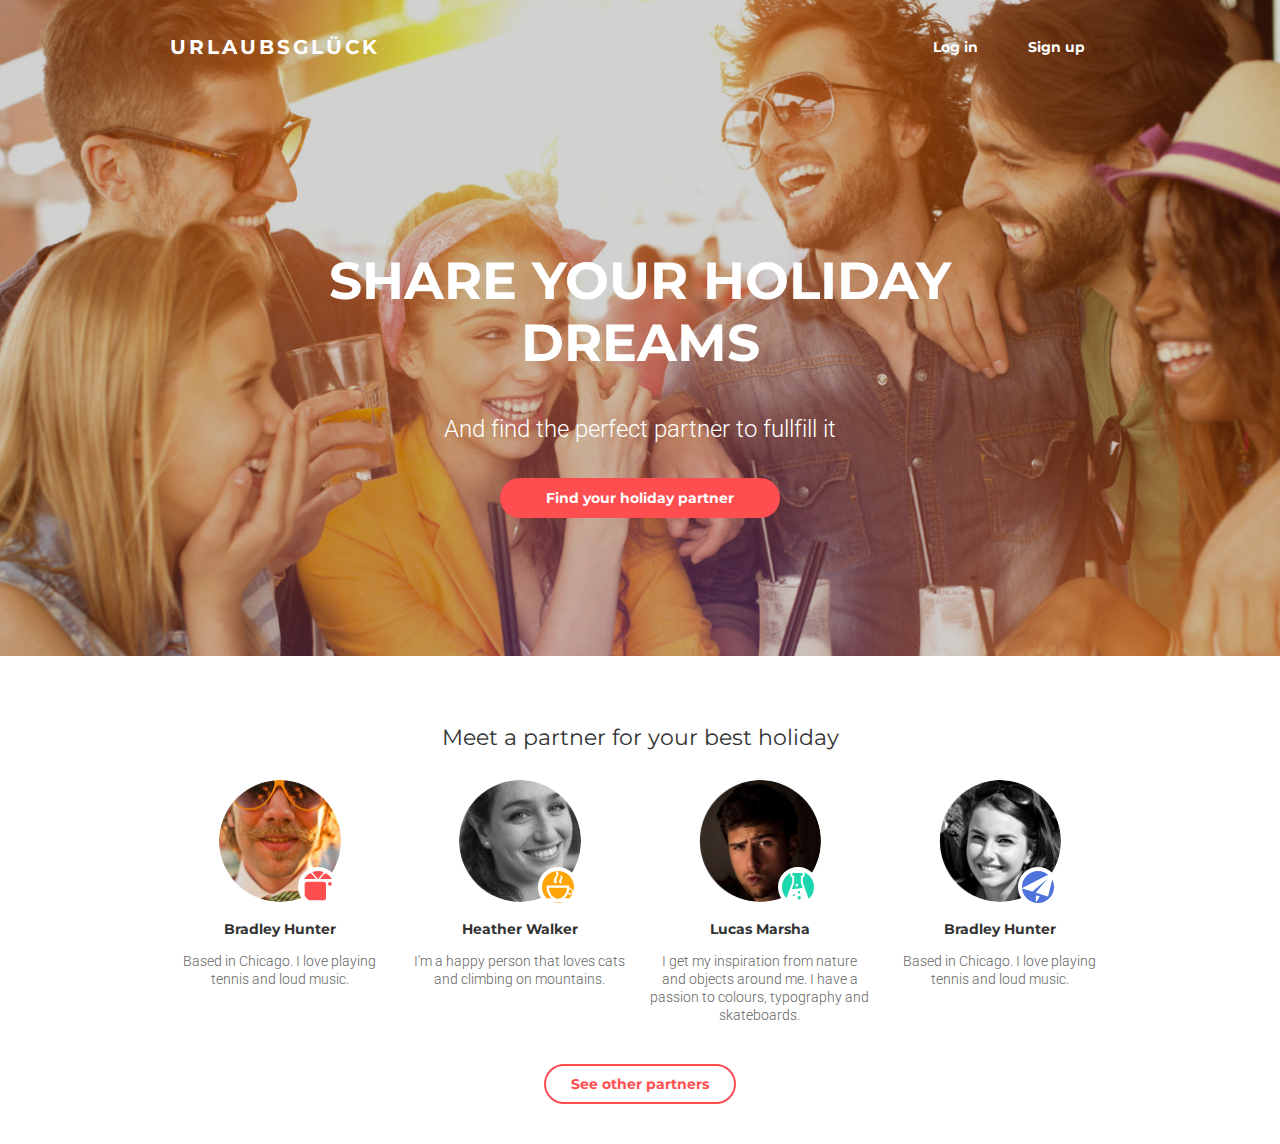
<file: module-08/index.html>
<!DOCTYPE html>
<html lang="en">

<head>
  <meta charset="UTF-8">
  <meta name="viewport" content="width=device-width, initial-scale=1.0">
  <meta http-equiv="X-UA-Compatible" content="ie=edge">
  <title>module-08</title>
  <link href="https://fonts.googleapis.com/css?family=Montserrat:400,700|Roboto:300,400" rel="stylesheet">
  <link rel="stylesheet" href="css/reset.css">
  <link rel="stylesheet" href="css/styles.css">
</head>

<body>
  <div class="masthead-wrap">
    <div class="conteiner section">
      <header class="masthead">
        <a href="#" class="logo">URLAUBSGLÜCK</a>
        <nav class="user-sing">
          <a class="user-sing-link" href="#">Log in</a>
          <a class="user-sing-link" href="#">Sign up</a>
        </nav>
      </header>
      <section class="hero">
        <h1 class="hero-title">Share your holiday dreams</h1>
        <h2 class="hero-subtitle">And find the perfect partner to fullfill it</h2>
        <a href="#" class="hero-btn">Find your holiday partner</a>
      </section>
    </div>
  </div>
  <section class="partner conteiner section">
    <h1 class="section-title">Meet a partner for your best holiday</h1>
    <div class="partner-list">
      <div class="partner-list-item">
        <a href="#" class="partner-card">
          <div class="user-img">
            <img src="img/user-image-1.jpg" alt="partner's photo" class="partner-card-img">
            <i class="img-icon tv">
              <img src="img/tv-icon.svg" alt="icon tv">
            </i>
          </div>
          <h3 class="partner-card-name">Bradley Hunter</h3>
          <p class="partner-card-descr">Based in Chicago. I love playing tennis and loud music.</p>
        </a>
      </div>
      <div class="partner-list-item">
        <a href="#" class="partner-card">
          <div class="user-img">
            <img src="img/user-image-2.jpg" alt="partner's photo" class="partner-card-img">
            <i class="img-icon cofe">
              <img src="img/cofe-icon.svg" alt="icon tv">
            </i>
          </div>
          <h3 class="partner-card-name">Heather Walker</h3>
          <p class="partner-card-descr">I'm a happy person that loves cats and climbing on mountains.</p>
        </a>
      </div>
      <div class="partner-list-item">
        <a href="#" class="partner-card">
          <div class="user-img">
            <img src="img/user-image-3.jpg" alt="partner's photo" class="partner-card-img">
            <i class="img-icon boitle">
              <img src="img/boitle-icon.svg" alt="icon tv">
            </i>
          </div>
          <h3 class="partner-card-name">Lucas Marsha</h3>
          <p class="partner-card-descr">I get my inspiration from nature and objects around me. I have a passion to colours, typography and skateboards.</p>
        </a>
      </div>
      <div class="partner-list-item">
        <a href="#" class="partner-card">
          <div class="user-img">
            <img src="img/user-image-4.jpg" alt="partner's photo" class="partner-card-img">
            <i class="img-icon tele">
              <img src="img/tele-icon.svg" alt="icon tv">
            </i>
          </div>
          <h3 class="partner-card-name">Bradley Hunter</h3>
          <p class="partner-card-descr">Based in Chicago. I love playing tennis and loud music.</p>
        </a>
      </div>
    </div>
    <button class="parnter-list-btn" onclick="addCard()">See other partners</button>
  </section>
</body>

</html>
</file>
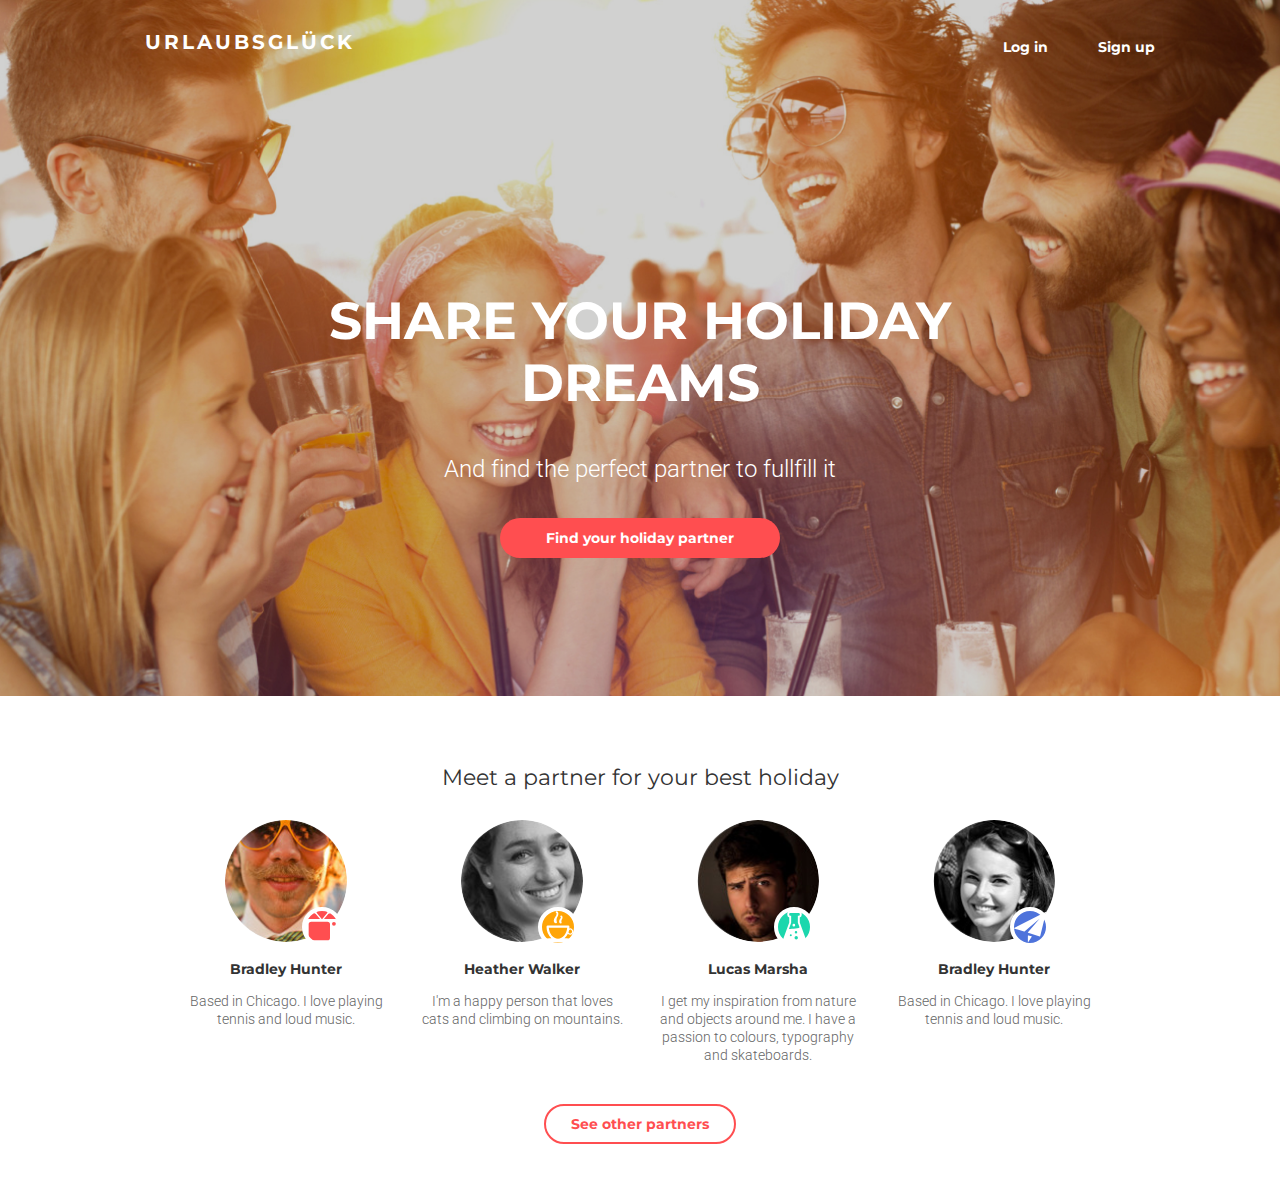
<file: module-09/index.html>
<!DOCTYPE html>
<html lang="en">

<head>
  <meta charset="UTF-8">
  <meta name="viewport" content="width=device-width, initial-scale=1.0">
  <meta http-equiv="X-UA-Compatible" content="ie=edge">
  <title>module-09</title>
  <link href="https://fonts.googleapis.com/css?family=Montserrat:400,700|Roboto:300,400" rel="stylesheet">
  <link rel="stylesheet" href="css/reset.css">
  <link rel="stylesheet" href="css/bootstrap-grid.min.css">
  <link rel="stylesheet" href="css/styles.css">
</head>

<body>
  <div class="masthead-wrap">
    <div class="container section">
      <div class="row">
        <div class="col-12">
          <header class="masthead">
            <div class="row justify-content-md-between">
              <div class="col-12 col-md-4 order-2 order-md-0">
                <a href="#" class="logo">URLAUBSGLÜCK</a>
              </div>
              <div class="col-12 col-md-5 col-lg-3">
                <nav class="user-sing">
                  <a class="user-sing-link" href="#">Log in</a>
                  <a class="user-sing-link" href="#">Sign up</a>
                </nav>
              </div>
            </div>
          </header>
        </div>
        <div class="col-12">
          <div class="row justify-content-center">
            <div class="col-12 col-md-8">
              <section class="hero container">
                <h1 class="hero-title">Share your holiday dreams</h1>
                <h2 class="hero-subtitle">And find the perfect partner to fullfill it</h2>
                <a href="#" class="hero-btn">Find your holiday partner</a>
              </section>
            </div>
          </div>
        </div>
      </div>
    </div>
  </div>
  <section class="partner container section">
    <div class="col-12">
      <h1 class="section-title">Meet a partner for your best holiday</h1>
    </div>
    <div class="col-12">
      <div class="partner-list">
        <div class="row justify-content-center ">
          <div class="partner-list-item col-12 col-md-6 col-lg-3">
            <a href="#" class="partner-card">
              <div class="user-img">
                <img src="img/user-image-1.jpg" alt="partner's photo" class="partner-card-img">
                <i class="img-icon tv">
                  <img src="img/tv-icon.svg" alt="icon tv">
                </i>
              </div>
              <h3 class="partner-card-name">Bradley Hunter</h3>
              <p class="partner-card-descr">Based in Chicago. I love playing tennis and loud music.</p>
            </a>
          </div>
          <div class="partner-list-item col-12 col-md-6 col-lg-3">
            <a href="#" class="partner-card">
              <div class="user-img">
                <img src="img/user-image-2.jpg" alt="partner's photo" class="partner-card-img">
                <i class="img-icon cofe">
                  <img src="img/cofe-icon.svg" alt="icon tv">
                </i>
              </div>
              <h3 class="partner-card-name">Heather Walker</h3>
              <p class="partner-card-descr">I'm a happy person that loves cats and climbing on mountains.</p>
            </a>
          </div>
          <div class="partner-list-item col-12 col-md-6 col-lg-3">
            <a href="#" class="partner-card">
              <div class="user-img">
                <img src="img/user-image-3.jpg" alt="partner's photo" class="partner-card-img">
                <i class="img-icon boitle">
                  <img src="img/boitle-icon.svg" alt="icon tv">
                </i>
              </div>
              <h3 class="partner-card-name">Lucas Marsha</h3>
              <p class="partner-card-descr">I get my inspiration from nature and objects around me. I have a passion to colours, typography and skateboards.</p>
            </a>
          </div>
          <div class="partner-list-item col-12 col-md-6 col-lg-3">
            <a href="#" class="partner-card">
              <div class="user-img">
                <img src="img/user-image-4.jpg" alt="partner's photo" class="partner-card-img">
                <i class="img-icon tele">
                  <img src="img/tele-icon.svg" alt="icon tv">
                </i>
              </div>
              <h3 class="partner-card-name">Bradley Hunter</h3>
              <p class="partner-card-descr">Based in Chicago. I love playing tennis and loud music.</p>
            </a>
          </div>
        </div>
      </div>
    </div>
    <div class="col-12">
      <button class="parnter-list-btn" onclick="addCard()">See other partners</button>
    </div>
  </section>
</body>

</html>
</file>
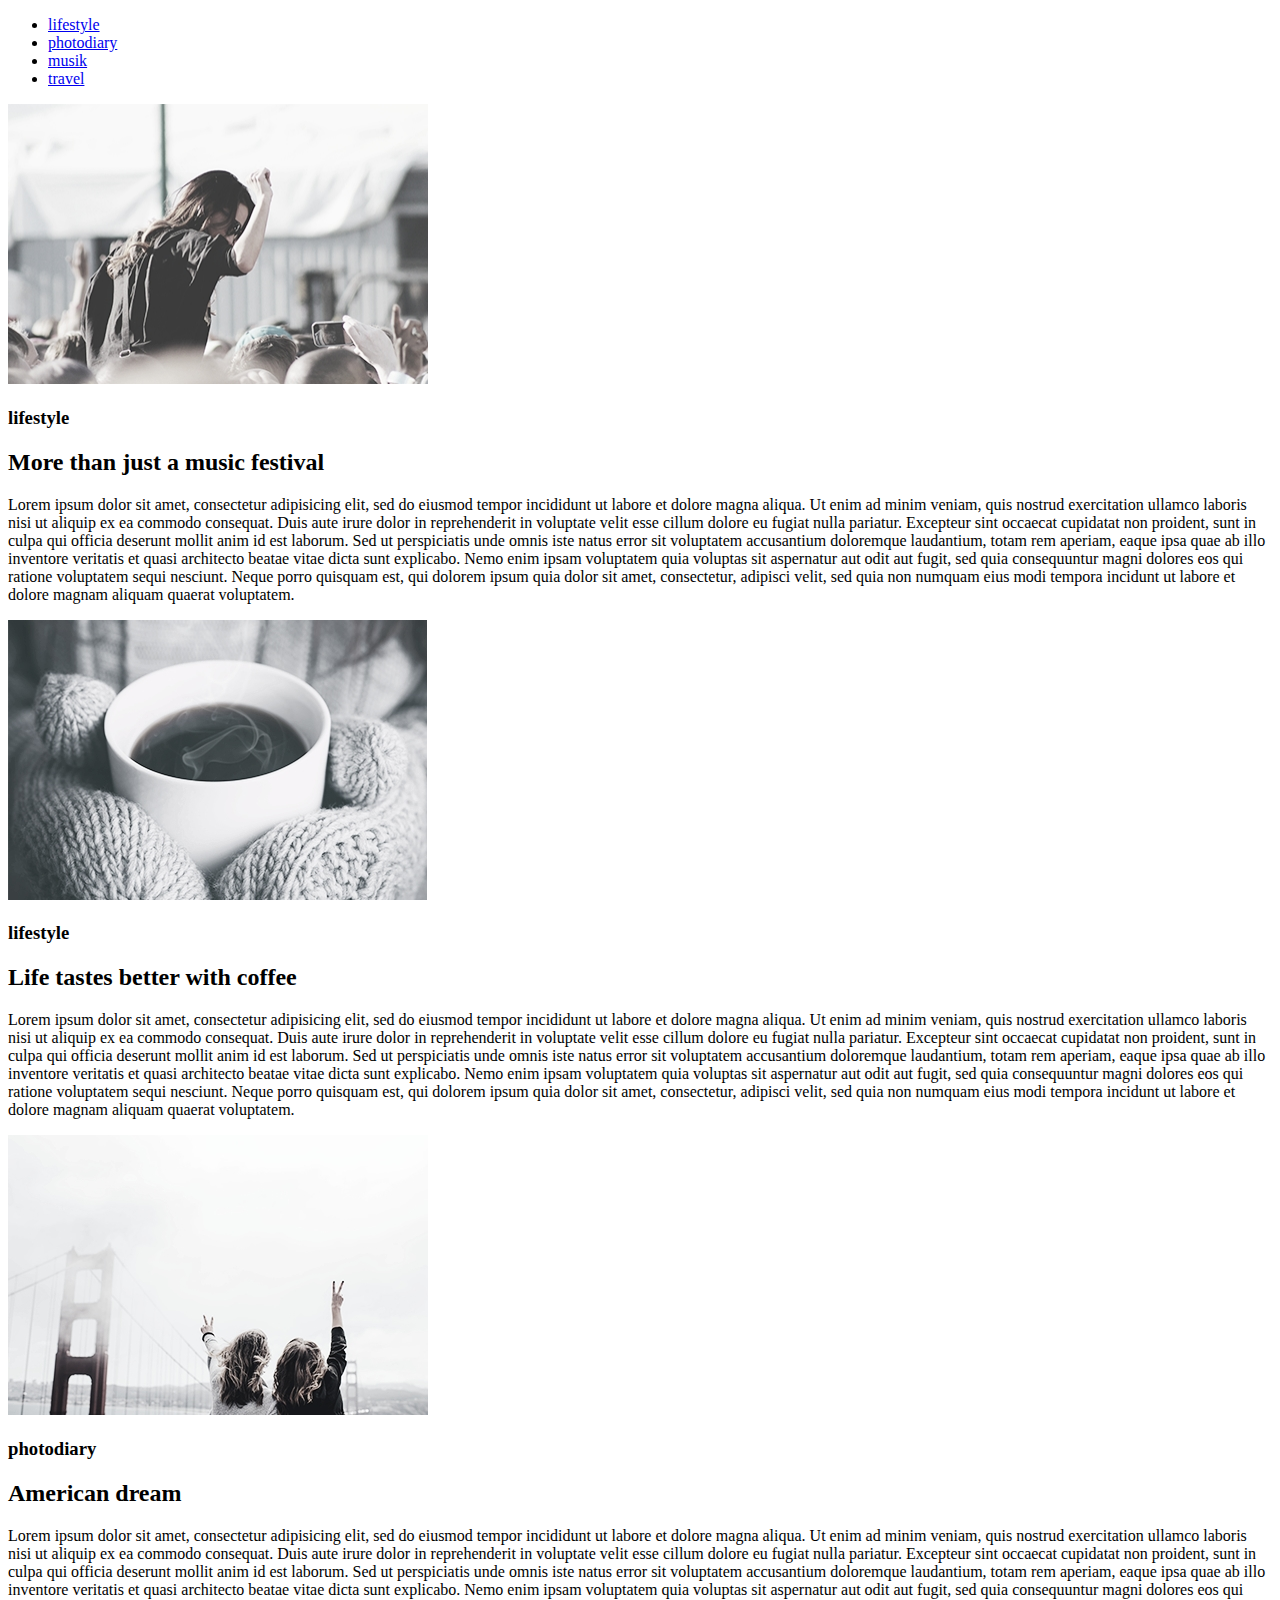
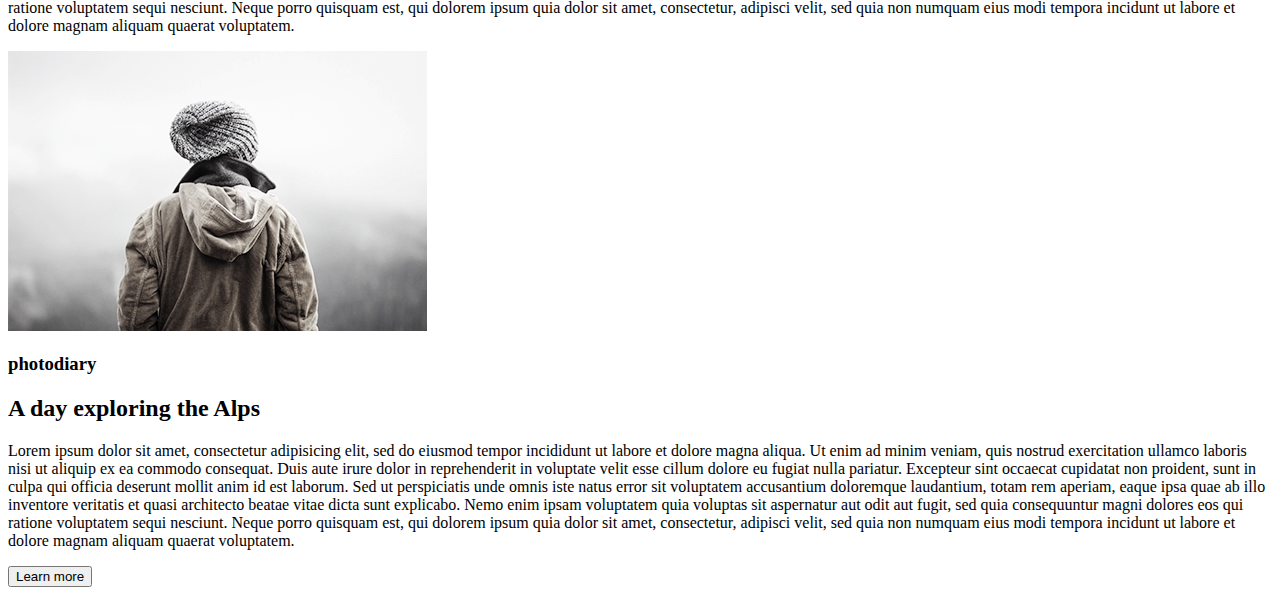
<file: module-1/index.html>
<!DOCTYPE html>
<html lang="en">
<head>
    <meta charset="UTF-8">
    <meta name="viewport" content="width=device-width, initial-scale=1.0">
    <meta http-equiv="X-UA-Compatible" content="ie=edge">
    <title>homework01</title>
</head>
<body class="container">
    <!-- SITE NAVIGATION -->
    <nav class="site-navigation">
    <h1 hidden = "true"> Этот сайт о lifestyle </h1>
    <ul>
        <li><a href="https://www.lifestyle.com" target="_blank" rel = "noopener nofollow">lifestyle</a></li>
        <li><a href="http://www.linkedin.com" target="_blank" rel = "noopener nofollow">photodiary</a></li>
        <li><a href="https://twitter.com" target="_blank" rel = "noopener nofollow">musik</a></li>
        <li><a href="https://www.reddit.com" target="_blank" rel = "noopener nofollow">travel</a></li>
   </ul>
    </nav>
   <main>
        <section>
            <div>
            <img src="img/image1.jpg" height="280" width="420" alt="image1">
            <h3>lifestyle</h3>
            <h2>More than just a music festival</h2>
    <p>Lorem ipsum dolor sit amet, consectetur adipisicing elit, sed do eiusmod tempor incididunt ut labore et dolore magna aliqua. Ut enim ad minim veniam, quis nostrud exercitation ullamco laboris nisi ut aliquip ex ea commodo consequat. Duis aute irure dolor in reprehenderit in voluptate velit esse cillum dolore eu fugiat nulla pariatur. Excepteur sint occaecat cupidatat non proident, sunt in culpa qui officia deserunt mollit anim id est laborum. Sed ut perspiciatis unde omnis iste natus error sit voluptatem accusantium doloremque laudantium, totam rem aperiam, eaque ipsa quae ab illo inventore veritatis et quasi architecto beatae vitae dicta sunt explicabo. Nemo enim ipsam voluptatem quia voluptas sit aspernatur aut odit aut fugit, sed quia consequuntur magni dolores eos qui ratione voluptatem sequi nesciunt. Neque porro quisquam est, qui dolorem ipsum quia dolor sit amet, consectetur, adipisci velit, sed quia non numquam eius modi tempora incidunt ut labore et dolore magnam aliquam quaerat voluptatem.
    </p>
    </div>
    <div>
        <img src="img/image2.jpg" width="419" height="280" alt="image2">
        <h3>lifestyle</h3>
        <h2>Life tastes better with coffee</h2>
        <p>Lorem ipsum dolor sit amet, consectetur adipisicing elit, sed do eiusmod tempor incididunt ut labore et dolore magna aliqua. Ut enim ad minim veniam, quis nostrud exercitation ullamco laboris nisi ut aliquip ex ea commodo consequat. Duis aute irure dolor in reprehenderit in voluptate velit esse cillum dolore eu fugiat nulla pariatur. Excepteur sint occaecat cupidatat non proident, sunt in culpa qui officia deserunt mollit anim id est laborum. Sed ut perspiciatis unde omnis iste natus error sit voluptatem accusantium doloremque laudantium, totam rem aperiam, eaque ipsa quae ab illo inventore veritatis et quasi architecto beatae vitae dicta sunt explicabo. Nemo enim ipsam voluptatem quia voluptas sit aspernatur aut odit aut fugit, sed quia consequuntur magni dolores eos qui ratione voluptatem sequi nesciunt. Neque porro quisquam est, qui dolorem ipsum quia dolor sit amet, consectetur, adipisci velit, sed quia non numquam eius modi tempora incidunt ut labore et dolore magnam aliquam quaerat voluptatem.
        </p>
    </div>
        </section>
        <section>
        <div>
            <img src="img/image3.jpg" width="420" height="280" alt="image3">
            <h3>photodiary</h3>
                <h2>American dream</h2>
        <p>Lorem ipsum dolor sit amet, consectetur adipisicing elit, sed do eiusmod tempor incididunt ut labore et dolore magna aliqua. Ut enim ad minim veniam, quis nostrud exercitation ullamco laboris nisi ut aliquip ex ea commodo consequat. Duis aute irure dolor in reprehenderit in voluptate velit esse cillum dolore eu fugiat nulla pariatur. Excepteur sint occaecat cupidatat non proident, sunt in culpa qui officia deserunt mollit anim id est laborum. Sed ut perspiciatis unde omnis iste natus error sit voluptatem accusantium doloremque laudantium, totam rem aperiam, eaque ipsa quae ab illo inventore veritatis et quasi architecto beatae vitae dicta sunt explicabo. Nemo enim ipsam voluptatem quia voluptas sit aspernatur aut odit aut fugit, sed quia consequuntur magni dolores eos qui ratione voluptatem sequi nesciunt. Neque porro quisquam est, qui dolorem ipsum quia dolor sit amet, consectetur, adipisci velit, sed quia non numquam eius modi tempora incidunt ut labore et dolore magnam aliquam quaerat voluptatem.
        </p>
        </div>
        <div>
            <img src="img/image4.jpg" width="419" height="280" alt="image4">
            <h3>photodiary</h3>
            <h2>A day exploring the Alps</h2>
            <p>Lorem ipsum dolor sit amet, consectetur adipisicing elit, sed do eiusmod tempor incididunt ut labore et dolore magna aliqua. Ut enim ad minim veniam, quis nostrud exercitation ullamco laboris nisi ut aliquip ex ea commodo consequat. Duis aute irure dolor in reprehenderit in voluptate velit esse cillum dolore eu fugiat nulla pariatur. Excepteur sint occaecat cupidatat non proident, sunt in culpa qui officia deserunt mollit anim id est laborum. Sed ut perspiciatis unde omnis iste natus error sit voluptatem accusantium doloremque laudantium, totam rem aperiam, eaque ipsa quae ab illo inventore veritatis et quasi architecto beatae vitae dicta sunt explicabo. Nemo enim ipsam voluptatem quia voluptas sit aspernatur aut odit aut fugit, sed quia consequuntur magni dolores eos qui ratione voluptatem sequi nesciunt. Neque porro quisquam est, qui dolorem ipsum quia dolor sit amet, consectetur, adipisci velit, sed quia non numquam eius modi tempora incidunt ut labore et dolore magnam aliquam quaerat voluptatem.
            </p>
        </div>
        </section>
        </main>
        <div>
            <button>Learn more</button>
        </div>
</body>
</html>
</file>
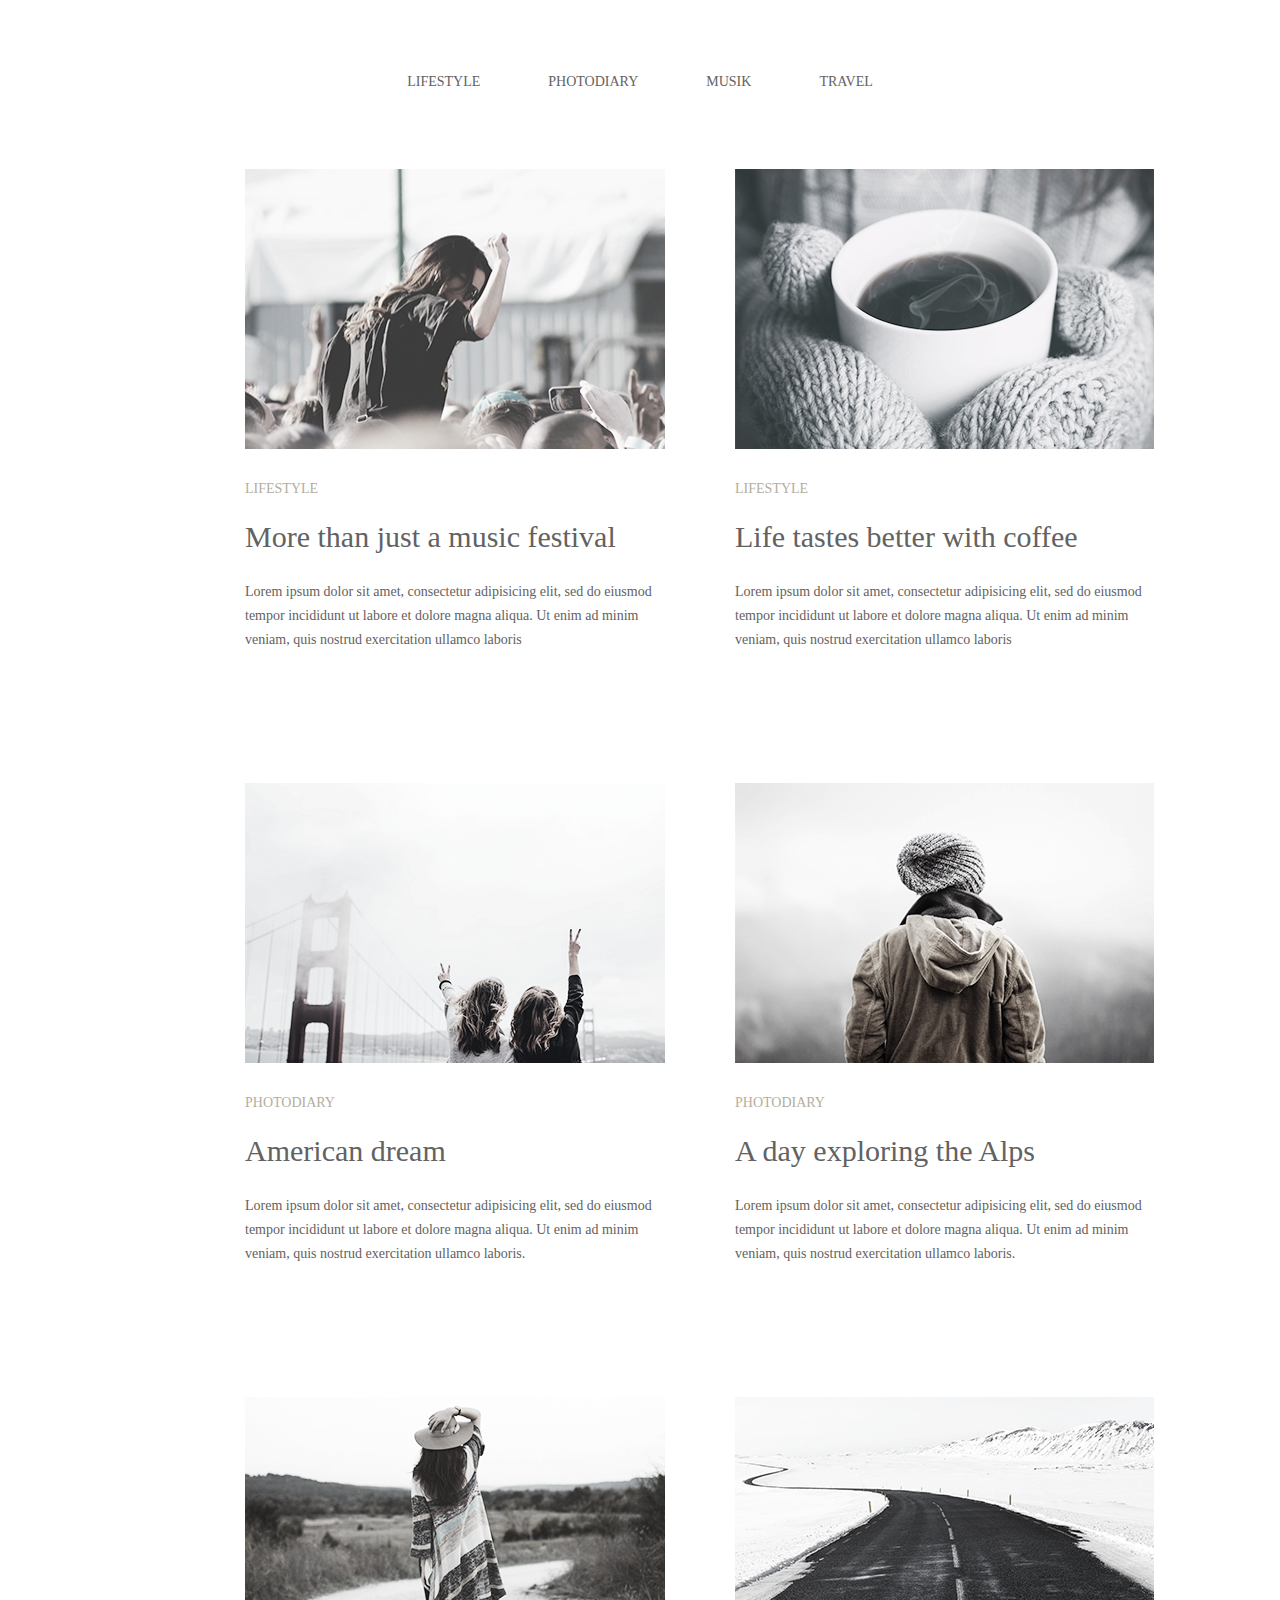
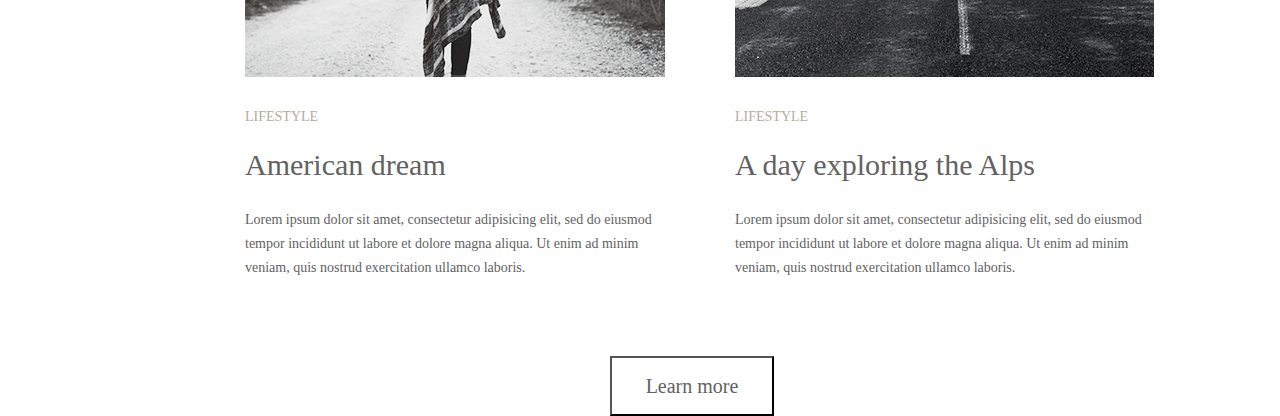
<file: module-3/index.html>
<!DOCTYPE html>
<html lang="en">
<head>
    <meta charset="UTF-8">
    <meta name="viewport" content="width=device-width, initial-scale=1.0">
    <meta http-equiv="X-UA-Compatible" content="ie=edge">
    <link rel="stylesheet" href="css/style.css">
    <title>homework03</title>
</head>
  <body class="container">
    <div class="wrapper">
    <!-- SITE NAVIGATION -->
    <nav class="site-navigation">
      <h1 hidden = "true"> Этот сайт о lifestyle </h1>
      <ul class="menu">
        <li class="meni__item" ><a href="https://www.lifestyle.com" target="_blank" rel = "noopener nofollow">lifestyle</a></li>
        <li class="meni__item"><a href="http://www.linkedin.com" target="_blank" rel = "noopener nofollow">photodiary</a></li>
        <li class="meni__item"><a href="https://twitter.com" target="_blank" rel = "noopener nofollow">musik</a></li>
        <li class="meni__item"><a href="https://www.reddit.com" target="_blank" rel = "noopener nofollow">travel</a></li>
      </ul>
    </nav>
  <main>
    <div class="cards">
        <div class="card1">
            <img src="img/image1.jpg" height="280" width="420" alt="image1">
            <h3 class="text2">lifestyle</h3>
            <h2 class="text3">More than just a music festival</h2>
            <p class="text4">Lorem ipsum dolor sit amet, consectetur adipisicing elit, sed do eiusmod tempor incididunt ut labore et dolore magna aliqua. Ut enim ad minim veniam, quis nostrud exercitation ullamco laboris
            </p>
        </div>
        <div class="card2">
            <img src="img/image2.jpg" width="419" height="280" alt="image2">
            <h3 class="text2">lifestyle</h3>
            <h2 class="text3">Life tastes better with coffee</h2>
            <p class="text4">Lorem ipsum dolor sit amet, consectetur adipisicing elit, sed do eiusmod tempor incididunt ut labore et dolore magna aliqua. Ut enim ad minim veniam, quis nostrud exercitation ullamco laboris
            </p>
        </div>
    </div>
        <div class="cards">
            <div class="card1">
                <img src="img/image3.jpg" width="420" height="280" alt="image3">
                <h3 class="text2">photodiary</h3>
                <h2 class="text3">American dream</h2>
                <p class="text4">Lorem ipsum dolor sit amet, consectetur adipisicing elit, sed do eiusmod tempor incididunt ut labore et dolore magna aliqua. Ut enim ad minim veniam, quis nostrud exercitation ullamco laboris.
                </p>
            </div>
            <div class="card2">
                <img src="img/image4.jpg" width="419" height="280" alt="image4">
                <h3 class="text2">photodiary</h3>
                <h2 class="text3">A day exploring the Alps</h2>
                <p class="text4">Lorem ipsum dolor sit amet, consectetur adipisicing elit, sed do eiusmod tempor incididunt ut labore et dolore magna aliqua. Ut enim ad minim veniam, quis nostrud exercitation ullamco laboris.
               </p>
            </div>
        </div>
        <div class="cards">
            <div class="card1">
                <img src="img/image5.jpg" width="420" height="280" alt="image5">
                <h3 class="text2">lifestyle</h3>
                <h2 class="text3">American dream</h2>
                <p class="text4">Lorem ipsum dolor sit amet, consectetur adipisicing elit, sed do eiusmod tempor incididunt ut labore et dolore magna aliqua. Ut enim ad minim veniam, quis nostrud exercitation ullamco laboris.
                </p>
            </div>
            <div class="card2">
                <img src="img/image6.jpg" width="419" height="280" alt="image6">
                <h3 class="text2">lifestyle</h3>
                <h2 class="text3">A day exploring the Alps</h2>
                <p class="text4">Lorem ipsum dolor sit amet, consectetur adipisicing elit, sed do eiusmod tempor incididunt ut labore et dolore magna aliqua. Ut enim ad minim veniam, quis nostrud exercitation ullamco laboris.
                </p>
            </div>
        </div>
    </main>
        <div class="button">
            <button>Learn more</button>
        </div>
    </div>
</body>
</html>
</file>
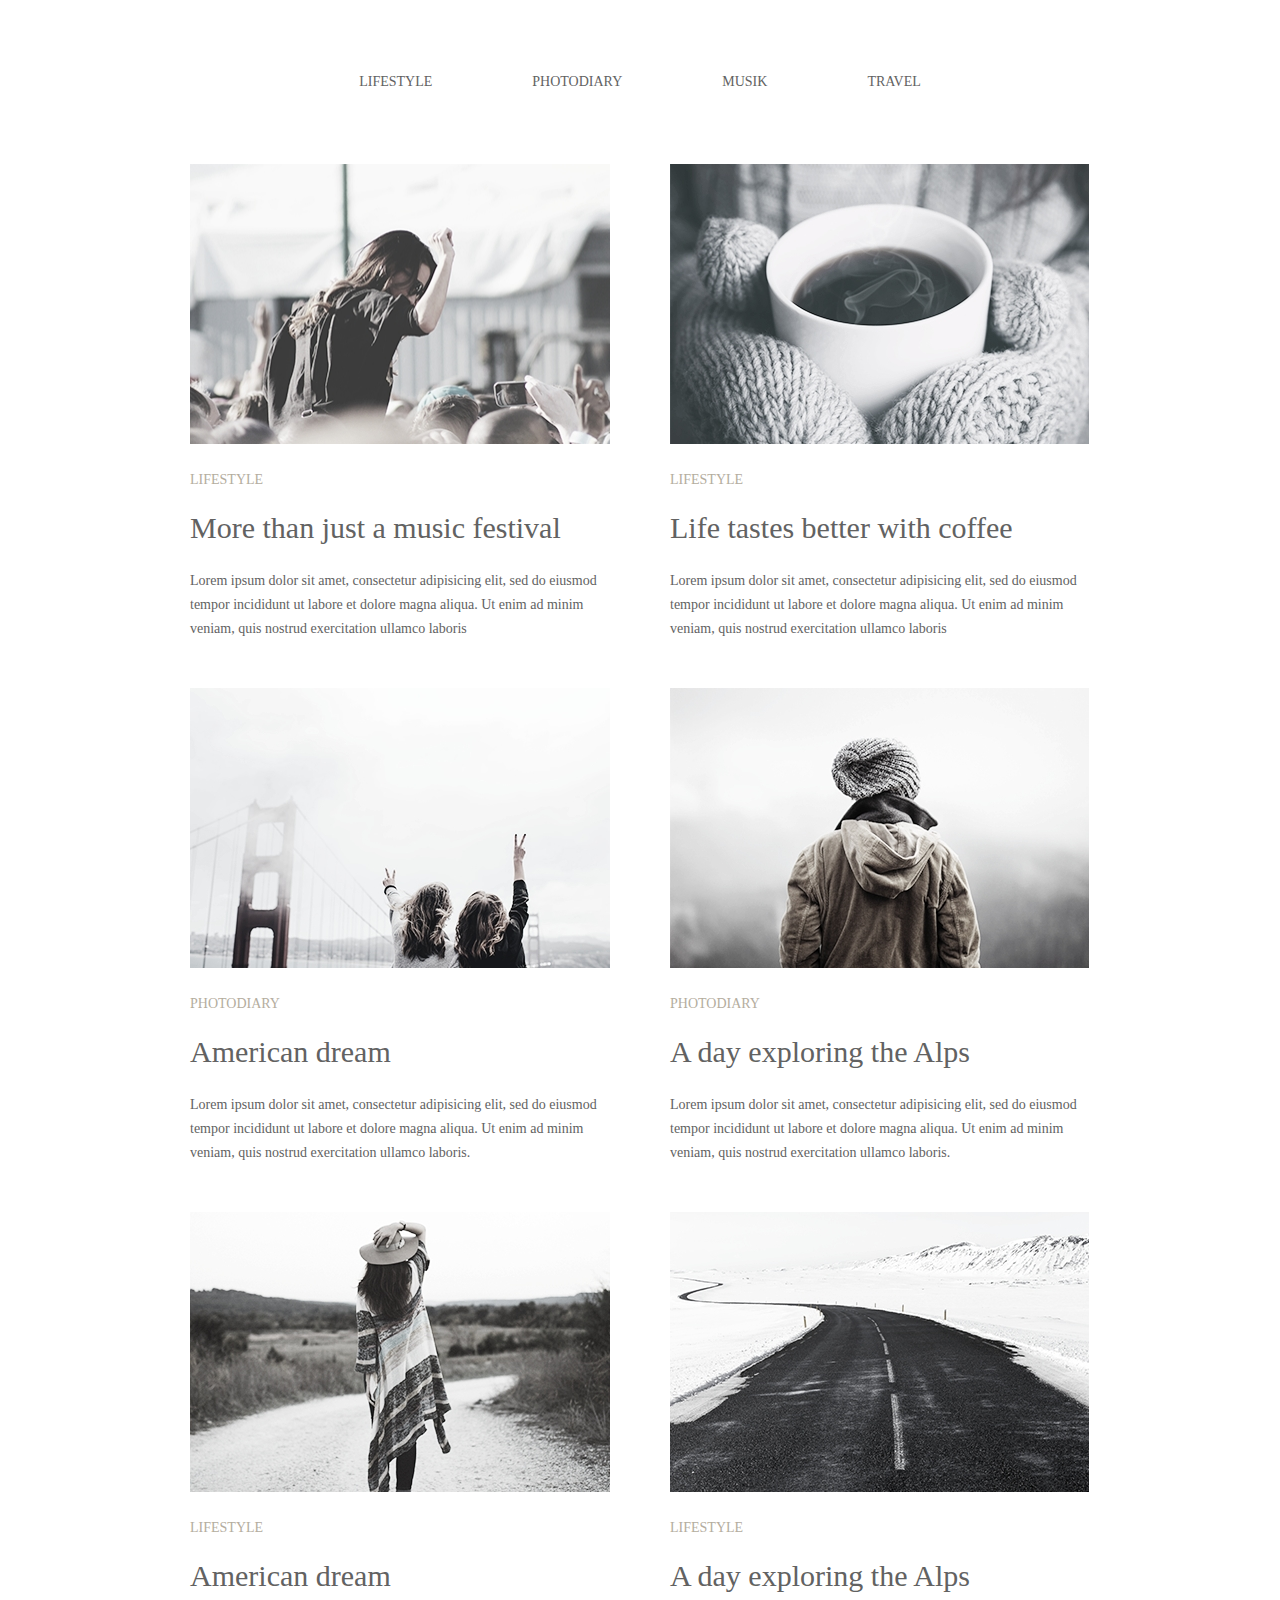
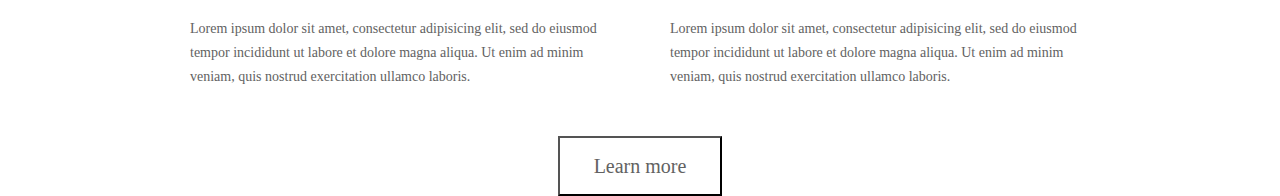
<file: module-3_2/index.html>
<!DOCTYPE html>
<html lang="en">
<head>
    <meta charset="UTF-8">
    <meta name="viewport" content="width=device-width, initial-scale=1.0">
    <meta http-equiv="X-UA-Compatible" content="ie=edge">
    <link rel="stylesheet" href="css/style.css">
    <title>homework03</title>
</head>
  <body >
    <div class="conteiner">
         <!-- SITE NAVIGATION -->
    <nav class="site-navigation">
      <h1 hidden = "true"> Этот сайт о lifestyle </h1>
      <ul class="menu">
        <li class="meni__item" ><a href="https://www.lifestyle.com" target="_blank" rel = "noopener nofollow">lifestyle</a></li>
        <li class="meni__item"><a href="http://www.linkedin.com" target="_blank" rel = "noopener nofollow">photodiary</a></li>
        <li class="meni__item"><a href="https://twitter.com" target="_blank" rel = "noopener nofollow">musik</a></li>
        <li class="meni__item"><a href="https://www.reddit.com" target="_blank" rel = "noopener nofollow">travel</a></li>
      </ul>
    </nav>
  <main>
      
    <div class="cards">
        <div class="card">
            <img class="image" src="img/image1.jpg" height="280" width="420" alt="image1">
            <h3 class="text2">lifestyle</h3>
            <h2 class="text3">More than just a music festival</h2>
            <p class="text4">Lorem ipsum dolor sit amet, consectetur adipisicing elit, sed do eiusmod tempor incididunt ut labore et dolore magna aliqua. Ut enim ad minim veniam, quis nostrud exercitation ullamco laboris</p>
        </div>
        <div class="card">
            <img class="image" src="img/image2.jpg" width="419" height="280" alt="image2">
            <h3 class="text2">lifestyle</h3>
            <h2 class="text3">Life tastes better with coffee</h2>
            <p class="text4">Lorem ipsum dolor sit amet, consectetur adipisicing elit, sed do eiusmod tempor incididunt ut labore et dolore magna aliqua. Ut enim ad minim veniam, quis nostrud exercitation ullamco laboris</p>
        </div>
    </div>
     <div class="cards">
            <div class="card">
                <img class="image" src="img/image3.jpg" width="420" height="280" alt="image3">
                <h3 class="text2">photodiary</h3>
                <h2 class="text3">American dream</h2>
                <p class="text4">Lorem ipsum dolor sit amet, consectetur adipisicing elit, sed do eiusmod tempor incididunt ut labore et dolore magna aliqua. Ut enim ad minim veniam, quis nostrud exercitation ullamco laboris.
                </p>
            </div>
            <div class="card">
                <img class="image" src="img/image4.jpg" width="419" height="280" alt="image4">
                <h3 class="text2">photodiary</h3>
                <h2 class="text3">A day exploring the Alps</h2>
                <p class="text4">Lorem ipsum dolor sit amet, consectetur adipisicing elit, sed do eiusmod tempor incididunt ut labore et dolore magna aliqua. Ut enim ad minim veniam, quis nostrud exercitation ullamco laboris.
               </p>
            </div>
     </div>
     <div class="cards">
            <div class="card">
                <img class="image" src="img/image5.jpg" width="420" height="280" alt="image5">
                <h3 class="text2">lifestyle</h3>
                <h2 class="text3">American dream</h2>
                <p class="text4">Lorem ipsum dolor sit amet, consectetur adipisicing elit, sed do eiusmod tempor incididunt ut labore et dolore magna aliqua. Ut enim ad minim veniam, quis nostrud exercitation ullamco laboris.
                </p>
            </div>
            <div class="card">
                <img class="image" src="img/image6.jpg" width="419" height="280" alt="image6">
                <h3 class="text2">lifestyle</h3>
                <h2 class="text3">A day exploring the Alps</h2>
                <p class="text4">Lorem ipsum dolor sit amet, consectetur adipisicing elit, sed do eiusmod tempor incididunt ut labore et dolore magna aliqua. Ut enim ad minim veniam, quis nostrud exercitation ullamco laboris.
                </p>
            </div>
     </div>
  </main>
     <div class="butt">
        <button>Learn more</button>
     </div>

</div>
</body>
</html>
</file>
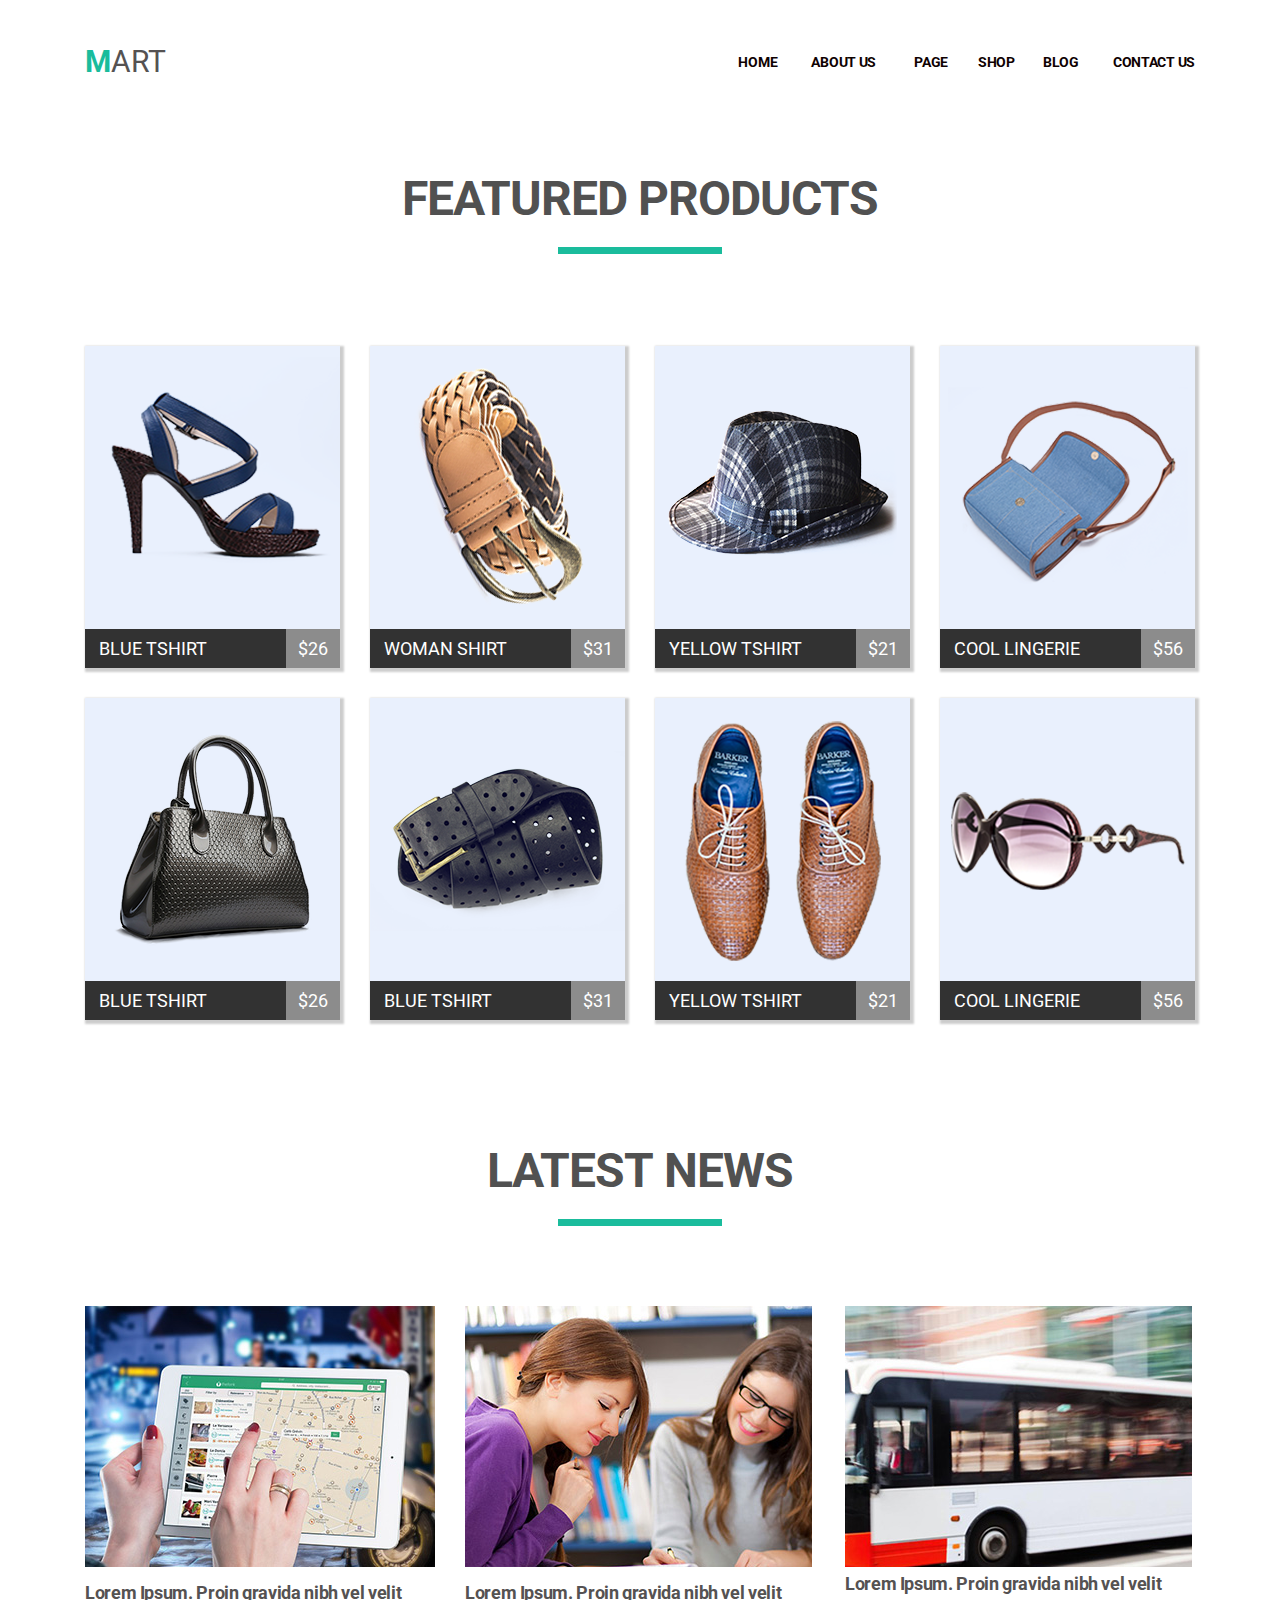
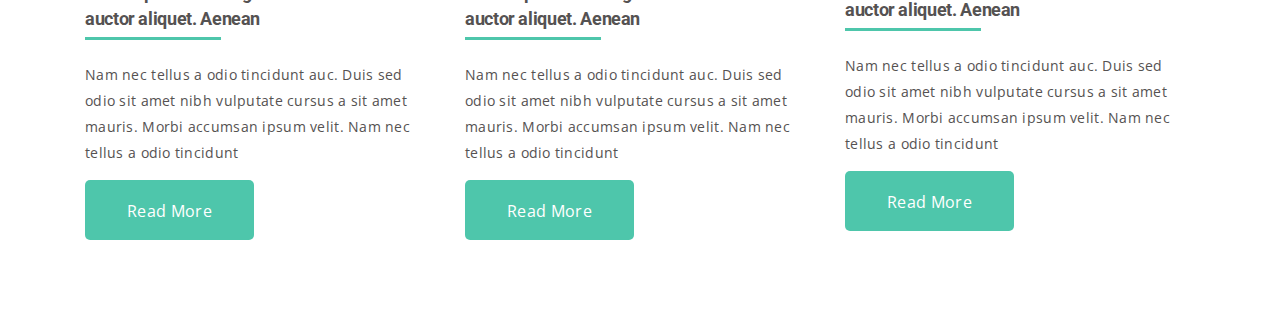
<file: module-4/index.html>
<!DOCTYPE html>
<html lang="en">
<head>
    <meta charset="UTF-8">
    <title>Home module_4</title>
    <meta name="viewport" content="width=device-width, initial-scale=1.0">
    <meta http-equiv="X-UA-Compatible" content="ie=edge">
    <link href="https://fonts.googleapis.com/css?family=Roboto:400,700&display=swap" rel="stylesheet">
    <link href="https://fonts.googleapis.com/css?family=Open+Sans&display=swap" rel="stylesheet">
    <link rel="stylesheet" href="css/styles.css">
</head>
<body >
    <header class="page-header container">
        <nav class="page-nav">
            <a href="#" class="logo">Mart</a>
            <ul class="navigation clearfix">
                <li class="navigation-item"><a href="#" class="navigation-link">Home</a></li>
                <li class="navigation-item"><a href="#" class="navigation-link">About Us</a></li>
                <li class="navigation-item"><a href="#" class="navigation-link">Page</a></li>
                <li class="navigation-item"><a href="#" class="navigation-link">Shop</a></li>
                <li class="navigation-item"><a href="#" class="navigation-link">Blog</a></li>
                <li class="navigation-item"><a href="#" class="navigation-link">Contact Us</a></li>
            </ul>
        </nav>
    </header>
    <div class="main container clearfix">
        <h2 class="product-h2">Featured Products</h2>
        <div class="cart">
            <div class="cart-img-wrp"><img class="cart-img" src="img/product1.png" alt="product1"></div>
            <div class="cart-text-wrp">
                <span class="cart-title">Blue Tshirt</span>
                <span class="cart-price">$26</span>
            </div>
        </div>
        <div class="cart">
            <div class="cart-img-wrp"><img class="cart-img" src="img/product2.png" alt="product2"></div>
            <div class="cart-text-wrp">
                <span class="cart-title">Woman shirt</span>
                <span class="cart-price">$31</span>
            </div>
        </div>
        <div class="cart">
            <div class="cart-img-wrp"><img class="cart-img" src="img/product9.png" alt="product9"></div>
            <div class="cart-text-wrp">
                <span class="cart-title">YELLOW Tshirt</span>
                <span class="cart-price">$21</span>
            </div>
        </div>
        <div class="cart">
            <div class="cart-img-wrp"><img class="cart-img" src="img/product4.png" alt="product4"></div>
            <div class="cart-text-wrp">
                <span class="cart-title">Cool lingerie</span>
                <span class="cart-price">$56</span>
            </div>
        </div>
        <div class="cart">
            <div class="cart-img-wrp"><img class="cart-img" src="img/product3.png" alt="product3"></div>
            <div class="cart-text-wrp">
                <span class="cart-title">Blue Tshirt</span>
                <span class="cart-price">$26</span>
            </div>
        </div>
        <div class="cart">
            <div class="cart-img-wrp"><img class="cart-img" src="img/product5.png" alt="product5"></div>
            <div class="cart-text-wrp">
                <span class="cart-title">Blue Tshirt</span>
                <span class="cart-price">$31</span>
            </div>
        </div>
        <div class="cart">
            <div class="cart-img-wrp"><img class="cart-img" src="img/product6.png" alt="product6"></div>
            <div class="cart-text-wrp">
                <span class="cart-title">YELLOW Tshirt</span>
                <span class="cart-price">$21</span>
            </div>
        </div>
        <div class="cart">
            <div class="cart-img-wrp"><img class="cart-img" src="img/product8.png" alt="product8"></div>
            <div class="cart-text-wrp">
                <span class="cart-title">Cool lingerie</span>
                <span class="cart-price">$56</span>
            </div>
        </div>
    </div>
    <div class="container wrapper-news clearfix">
        <h2 class="news-title">Latest News</h2>
        <div class="news-left news">
            <img class="news-img" src="img/blog-1.jpg" alt="blog1">
            <h3 class="news-name">Lorem Ipsum. Proin gravida nibh vel velit auctor aliquet. Aenean</h3>
            <p class="news-text">Nam nec tellus a odio tincidunt auc. Duis sed odio sit amet nibh vulputate cursus a sit amet mauris. Morbi accumsan ipsum velit. Nam nec tellus a odio tincidunt </p>
            <button class="news-btn">Read More</button>
        </div>
        <div class="news-center news">
            <img class="news-img" src="img/blog-2.jpg" alt="blog2">
            <h3 class="news-name">Lorem Ipsum. Proin gravida nibh vel velit auctor aliquet. Aenean</h3>
            <p class="news-text">Nam nec tellus a odio tincidunt auc. Duis sed odio sit amet nibh vulputate cursus a sit amet mauris. Morbi accumsan ipsum velit. Nam nec tellus a odio tincidunt </p>
            <button class="news-btn">Read More</button>
        </div>
        <div class="news-right news">
            <img sclass="news-img" src="img/blog-3.jpg" alt="blog3">
            <h3 class="news-name">Lorem Ipsum. Proin gravida nibh vel velit auctor aliquet. Aenean</h3>
            <p class="news-text">Nam nec tellus a odio tincidunt auc. Duis sed odio sit amet nibh vulputate cursus a sit amet mauris. Morbi accumsan ipsum velit. Nam nec tellus a odio tincidunt </p>
            <button class="news-btn">Read More</button>
        </div>
    </div>
    
</body>
</html>
</file>
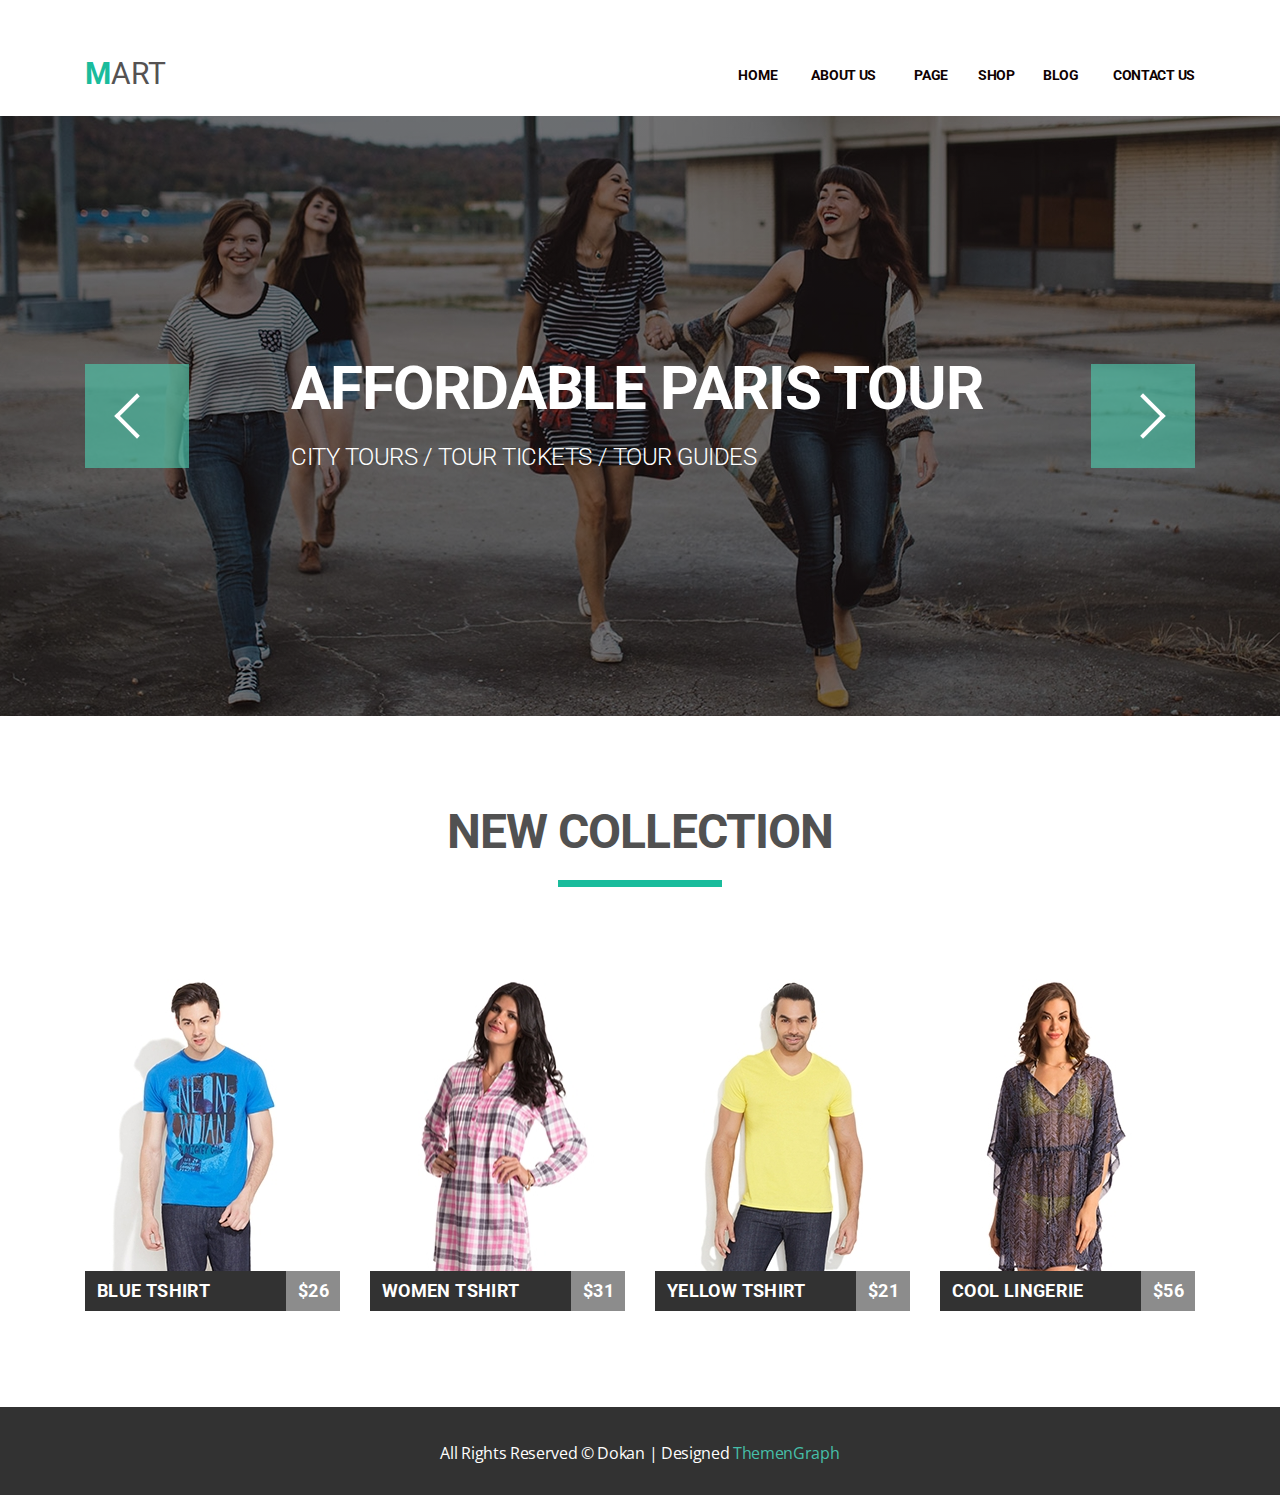
<file: module-5/index.html>
<!DOCTYPE html>
<html lang="en">
<head>
    <meta charset="UTF-8">
    <meta name="viewport" content="width=device-width, initial-scale=1.0">
    <meta http-equiv="X-UA-Compatible" content="ie=edge">
    <link rel="stylesheet" href="css/styles.css">
    <link href="https://fonts.googleapis.com/css?family=Open+Sans|Roboto:300,400,500,700,900|Roboto+Condensed:300,400" rel="stylesheet">
    <title>Homework 5</title>
    </head>
<body>
    <header class="container page-header">
        
        <nav class="page-nav clearfix">
            <a href="#" class="logo">Mart</a>
            <ul class="navigation clearfix">
                <li class="navigation-item"><a href="#" class="navigation-link">Home</a></li>
                <li class="navigation-item"><a href="#" class="navigation-link">About Us</a></li>
                <li class="navigation-item"><a href="#" class="navigation-link">Page</a></li>
                <li class="navigation-item"><a href="#" class="navigation-link">Shop</a></li>
                <li class="navigation-item"><a href="#" class="navigation-link">Blog</a></li>
                <li class="navigation-item"><a href="#" class="navigation-link">Contact Us</a></li>
            </ul>
        </nav>
    </header>
    <div class="baner">
        <div class="slider">
            <button class="slider-left slider-btn"><span class="visually-hidden"></span></button>
            <button class="slider-right slider-btn"><span class="visually-hidden"></span></button>
            <ul class="sliders">
                <li class="sliders-item">
                    <h2 class="sliders-h2">Affordable Paris Tour</h2>
                    <p class="sliders-p"> City Tours / Tour Tickets / Tour Guides</p>
                </li>
            </ul>
        </div>
    </div>
    
    <section class="container">
            <h2 class="collection-h2">New Collection</h2>
            <ul class="collection clearfix">
                <li class="collection-item" >
                    <div class="overlay">
                        <button class="icon-like overlay-border"><span class="visually-hidden">Like</span></button>
                        <button class="overlay-arrow overlay-border"><span class="visually-hidden">Arrow</span></button>
                        <button class="overlay-timer overlay-border"><span class="visually-hidden">Timer</span></button>
                        <button class="overlay-add overlay-border"><p>Add To Cart</p></button>
                    </div>
                    <div class="collection-card">
                        <img src="img/item-1.jpg" alt="collection" class="collection-img" width="255px" height="322px">
                        <div class="collection-name"><p class="collection-name-wrp">Blue tshirt</p></div>
                        <div class="collection-price"><p class="collection-name-wrp">$26</p></div>
                    </div>
                </li>
                <li class="collection-item">
                        <div class="overlay">
                                <button class="icon-like overlay-border"><span class="visually-hidden">Like</span></button>
                                <button class="overlay-arrow overlay-border"><span class="visually-hidden">Arrow</span></button>
                                <button class="overlay-timer overlay-border"><span class="visually-hidden">Timer</span></button>
                                <button class="overlay-add overlay-border"><p>Add To Cart</p></button>
                            </div>
                    <div class="collection-card">
                        <img src="img/item-2.jpg" alt="collection" class="collection-img" width="255px" height="322px">
                        <div class="collection-name"><p class="collection-name-wrp">Women tshirt</p></div>
                        <div class="collection-price"><p class="collection-name-wrp">$31</p></div>
                    </div>
                </li>
                <li class="collection-item">
                        <div class="overlay">
                                <button class="icon-like overlay-border"><span class="visually-hidden">Like</span></button>
                                <button class="overlay-arrow overlay-border"><span class="visually-hidden">Arrow</span></button>
                                <button class="overlay-timer overlay-border"><span class="visually-hidden">Timer</span></button>
                                <button class="overlay-add overlay-border"><p>Add To Cart</p></button>
                            </div>
                    <div class="collection-card">
                        <img src="img/item-3.jpg" alt="collection" class="collection-img" width="255px" height="322px">
                        <div class="collection-name"><p class="collection-name-wrp">Yellow tshirt</p></div>
                        <div class="collection-price"><p class="collection-name-wrp">$21</p></div>
                    </div>
                </li>
                <li class="collection-item">
                        <div class="overlay">
                                <button class="icon-like overlay-border"><span class="visually-hidden">Like</span></button>
                                <button class="overlay-arrow overlay-border"><span class="visually-hidden">Arrow</span></button>
                                <button class="overlay-timer overlay-border"><span class="visually-hidden">Timer</span></button>
                                <button class="overlay-add overlay-border"><p>Add To Cart</p></button>
                            </div>
                    <div class="collection-card">
                        <img src="img/item-4.jpg" alt="collection" class="collection-img" width="255px" height="322px">
                        <div class="collection-name"><p class="collection-name-wrp">Cool Lingerie</p></div>
                        <div class="collection-price"><p class="collection-name-wrp">$56</p></div>
                    </div> 
                </li>
            </ul>
        </section>
    <footer>
        <p>All Rights Reserved &copy; Dokan | Designed <span class="ThemenGraph">ThemenGraph</span></p>
    </footer>
</body>
</html>
</file>
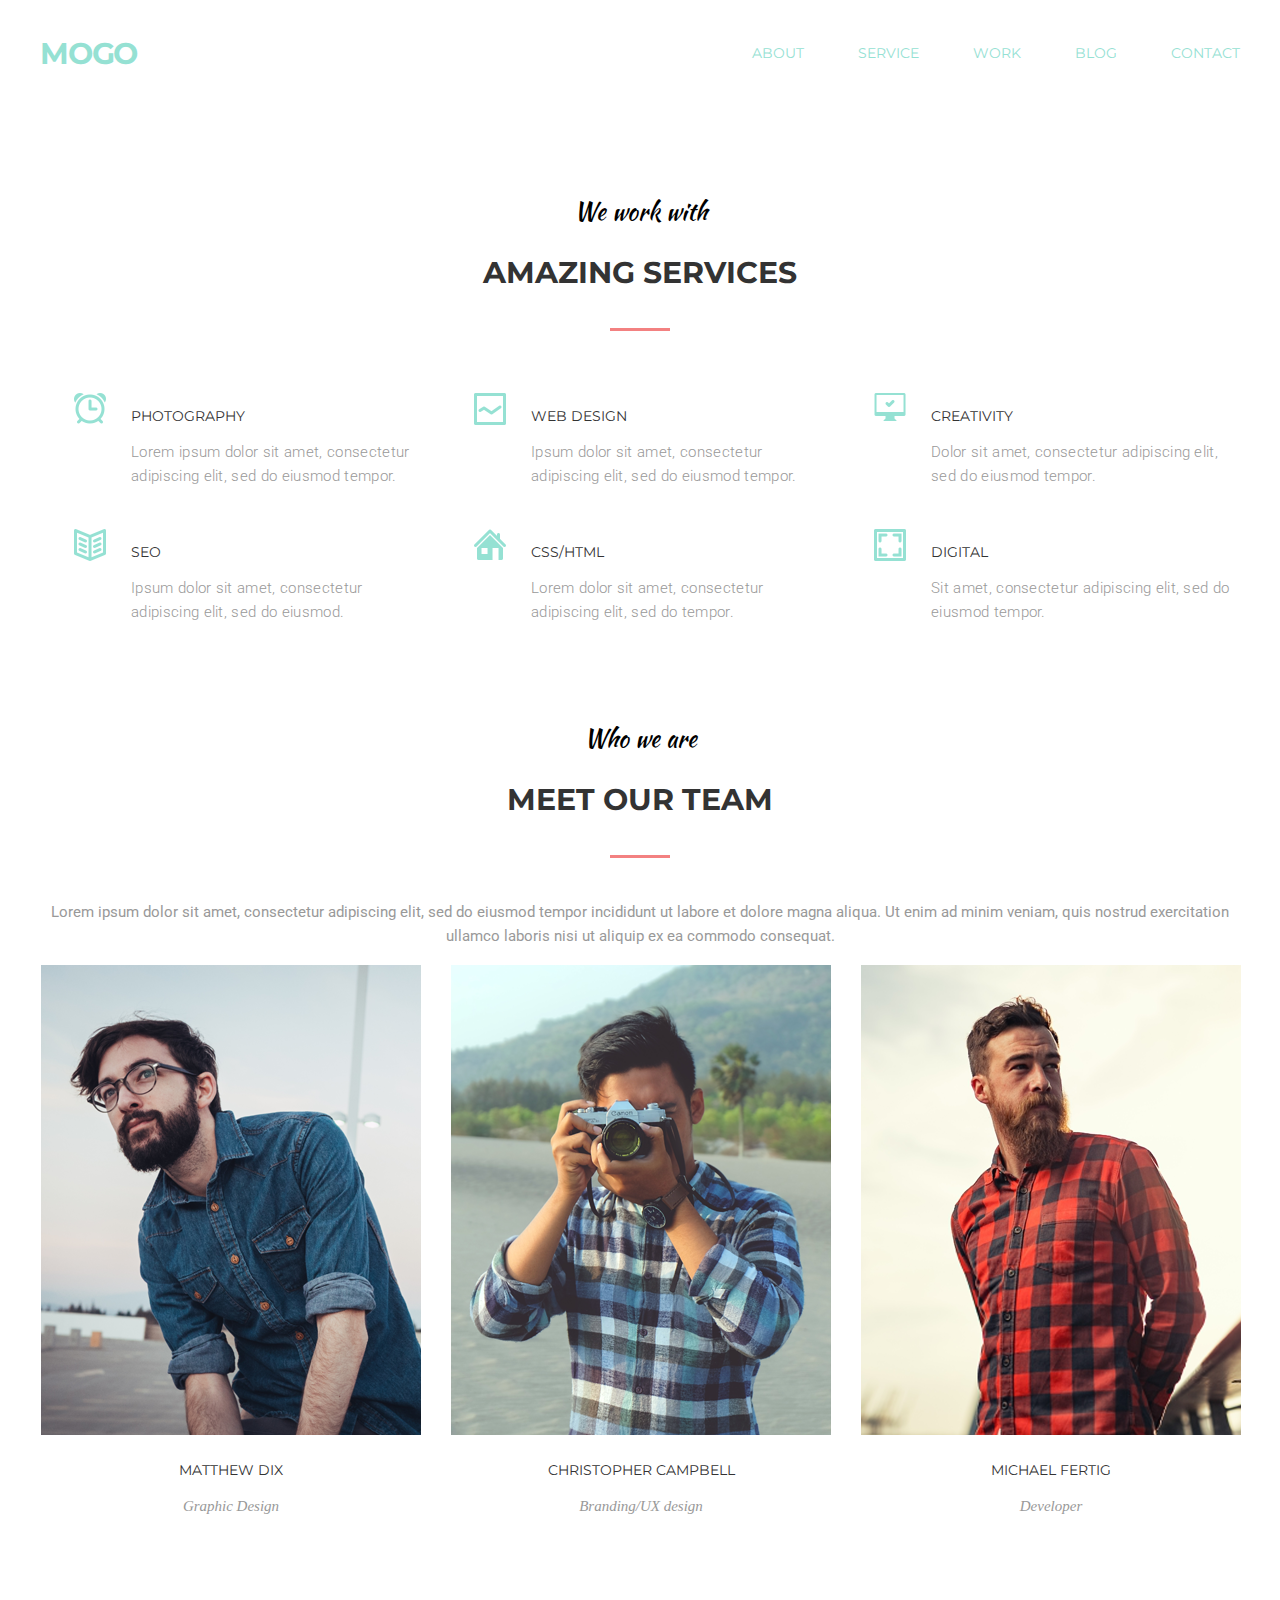
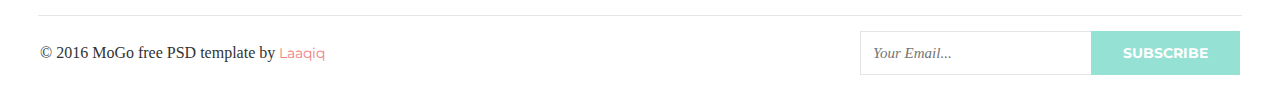
<file: module-6/index.html>
<!DOCTYPE html>
<html lang="en">

<head>
    <meta charset="UTF-8">
    <meta name="viewport" content="width=device-width, initial-scale=1.0">
    <meta http-equiv="X-UA-Compatible" content="ie=edge">
    <link href="https://fonts.googleapis.com/css?family=Kaushan+Script|Montserrat:400,700|Roboto:300,300i,400"
        rel="stylesheet">
    <link rel="stylesheet" href="./css/style.css">
    <title>Module-06</title>
</head>

<body>
    <header>
        <nav class="container navigation">
            <a href="/" class="logo">MoGo</a>
            <ul class="nav-bar">
                <li class="nav-bar-item"><a class="nav-bar-link" href="#">About</a></li>
                <li class="nav-bar-item"><a class="nav-bar-link" href="#">Service</a></li>
                <li class="nav-bar-item"><a class="nav-bar-link" href="#">Work</a></li>
                <li class="nav-bar-item"><a class="nav-bar-link" href="#">Blog</a></li>
                <li class="nav-bar-item"><a class="nav-bar-link" href="#">Contact</a></li>
            </ul>
        </nav>
    </header>
    <main>
        <section class="service-section">
            <span class="heading">We work with</span>
            <h2 class="service-heading">Amazing services</h2>
            <ul class="service-container container">
                <li class="service-card service-card-photo">
                    <h3>Photography</h3>
                    <p class="service-descr-text">Lorem ipsum dolor sit amet, consectetur adipiscing elit, sed do
                        eiusmod tempor.</p>
                </li>
                <li class="service-card service-card-design">
                    <h3>Web Design</h3>
                    <p class="service-descr-text">Ipsum dolor sit amet, consectetur adipiscing elit, sed do eiusmod
                        tempor.</p>
                </li>
                <li class="service-card service-card-creativity">
                    <h3>Creativity</h3>
                    <p class="service-descr-text">Dolor sit amet, consectetur adipiscing elit, sed do eiusmod
                        tempor.</p>
                </li>
                <li class="service-card service-card-seo">
                    <h3>Seo</h3>
                    <p class="service-descr-text">Ipsum dolor sit amet, consectetur adipiscing elit, sed do
                        eiusmod.</p>
                </li>
                <li class="service-card service-card-css">
                    <h3>Css/Html</h3>
                    <p class="service-descr-text">Lorem dolor sit amet, consectetur adipiscing elit, sed do tempor.</p>
                </li>
                <li class="service-card service-card-digital">
                    <h3>Digital</h3>
                    <p class="service-descr-text">Sit amet, consectetur adipiscing elit, sed do eiusmod tempor.</p>
                </li>
            </ul>
        </section>
        <!-- TEAM-SECTION -->
        <section class="team-section">
            <span class="heading">Who we are</span>
            <h2 class="team-heading">Meet our team</h2>
            <p class="team-descr">Lorem ipsum dolor sit amet, consectetur adipiscing elit, sed do eiusmod tempor
                incididunt ut labore et dolore magna aliqua. Ut enim ad minim veniam, quis nostrud exercitation ullamco
                laboris nisi ut aliquip ex ea commodo consequat.</p>
            <div class="team-container container">
                <div class="team-card">
                    <div class="team-card-bg">
                        <div class="team-card-img">
                            <img src="./img/matt-dix.png" alt="matthew-dix">
                            <div class="team-card-overlay">
                                <ul class="team-card-link">
                                    <li class="team-card-link-item">
                                        <a href="#" class="link-social">
                                            <img src="./img/facebook.png" alt="facebook-icon">
                                        </a></li>
                                    <li class="team-card-link-item"> <a href="#" class="link-social">
                                            <img src="./img/twitter.png" alt="twitter-icon">
                                        </a></li>
                                    <li class="team-card-link-item"> <a href="#" class="link-social">
                                            <img src="./img/pinterest.png" alt="pinterest-icon">
                                        </a></li>
                                    <li class="team-card-link-item"> <a href="#" class="link-social">
                                            <img src="./img/instagram.png" alt="instagram-icon">
                                        </a></li>
                                </ul>
                            </div>
                        </div>
                    </div>
                    <h3 class="team-card-name">Matthew Dix</h3>
                    <p class="team-card-txt">Graphic Design</p>
                </div>
                <div class="team-card">
                    <div class="team-card-bg">
                        <div class="team-card-img">
                            <img src="./img/chris-campbell.png" alt="christopher-campbell">
                            <div class="team-card-overlay">
                                <ul class="team-card-link">
                                    <li class="team-card-link-item">
                                        <a href="#" class="link-social">
                                            <img src="./img/facebook.png" alt="facebook-icon">
                                        </a>
                                    </li>
                                    <li class="team-card-link-item"> <a href="#" class="link-social">
                                            <img src="./img/twitter.png" alt="twitter-icon">
                                        </a>
                                    </li>
                                    <li class="team-card-link-item"> <a href="#" class="link-social">
                                            <img src="./img/pinterest.png" alt="pinterest-icon">
                                        </a>
                                    </li>
                                    <li class="team-card-link-item"><a href="#" class="link-social">
                                            <img src="./img/instagram.png" alt="instagram-icon">
                                        </a>
                                    </li>
                                </ul>
                            </div>
                        </div>
                    </div>
                    <h3 class="team-card-name">Christopher Campbell</h3>
                    <p class="team-card-txt">Branding/UX design</p>
                </div>
                <div class="team-card">
                    <div class="team-card-bg">
                        <div class="team-card-img">
                            <img src="./img/mich-fertig.png" alt="michael-fertig">
                            <div class="team-card-overlay">
                                <ul class="team-card-link">
                                    <li class="team-card-link-item">
                                        <a href="#" class="link-social">
                                            <img src="./img/facebook.png" alt="facebook-icon">
                                        </a>
                                    </li>
                                    <li class="team-card-link-item">
                                        <a href="#" class="link-social">
                                            <img src="./img/twitter.png" alt="twitter-icon">
                                        </a>
                                    </li>
                                    <li class="team-card-link-item"> <a href="#" class="link-social">
                                            <img src="./img/pinterest.png" alt="pinterest-icon">
                                        </a>
                                    </li>
                                    <li class="team-card-link-item"><a href="#" class="link-social">
                                            <img src="./img/instagram.png" alt="instagram-icon">
                                        </a>
                                    </li>
                                </ul>
                            </div>
                        </div>
                    </div>
                    <h3 class="team-card-name">Michael Fertig</h3>
                    <p class="team-card-txt">Developer</p>
                </div>
            </div>
        </section>
    </main>
    <footer>
        <p>© 2016 MoGo free PSD template by <span class="footer-text">Laaqiq</span></p>
        <form class="footer-form" action="">
            <input class="footer-form-textbox" type="text" placeholder="Your Email...">
            <button class="footer-form-button" type="submit">Subscribe</button>
        </form>
    </footer>
</body>

</html>
</file>
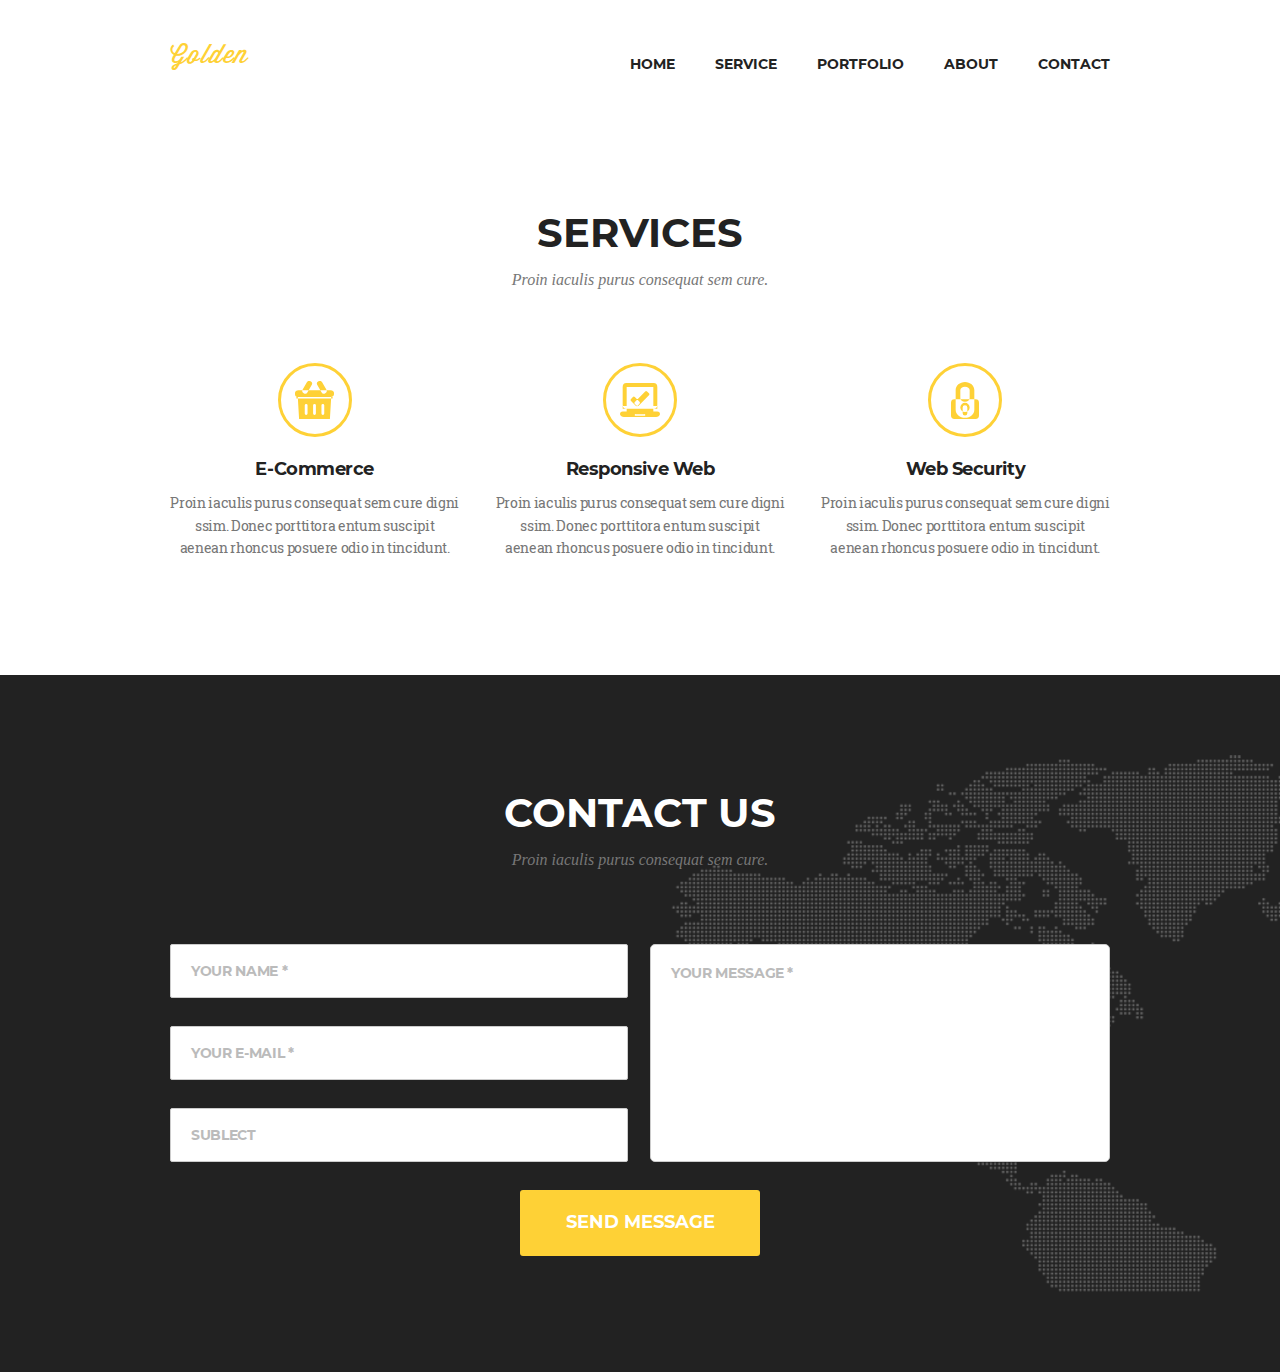
<file: module-7/index.html>
<!DOCTYPE html>
<html lang="en">
  <head>
    <meta charset="UTF-8" />
    <meta
      name="viewport"
      content="width=device-width, initial-scale=1.0, maximum-scale=1.0, user-scalable=0"
    />
    <title>Module_07</title>
    <link rel="stylesheet" href="./css/normalize.css" />
    <link rel="stylesheet" href="./css/styles.css" />
  </head>
  <body>
    <header>
      <div class="container">
        <nav class="main-navigation">
          <h1><a href="#" class="golden">Golden</a></h1>
          <ul class="nav-list">
            <li class="nav-list__item"><a href="#">Home</a></li>
            <li class="nav-list__item"><a href="#">Service</a></li>
            <li class="nav-list__item"><a href="#">Portfolio</a></li>
            <li class="nav-list__item"><a href="#">About</a></li>
            <li class="nav-list__item"><a href="#">Contact</a></li>
          </ul>
        </nav>
      </div>
    </header>
    <main>
      <section class="services">
        <div class="page container">
          <h2 class="main-title">
            Services
            <span class="main-sub-title">
              Proin iaculis purus consequat sem cure.
            </span>
          </h2>
          <ul class="services-list">
            <li class="services-list__item">
              <h3 class="services-list__title">E-Commerce</h3>
              <p class="services-list__paragraph">
                Proin iaculis purus consequat sem cure digni ssim. Donec
                porttitora entum suscipit aenean rhoncus posuere odio in
                tincidunt.
              </p>
            </li>
            <li class="services-list__item">
              <h3 class="services-list__title">Responsive Web</h3>
              <p class="services-list__paragraph">
                Proin iaculis purus consequat sem cure digni ssim. Donec
                porttitora entum suscipit aenean rhoncus posuere odio in
                tincidunt.
              </p>
            </li>
            <li class="services-list__item">
              <h3 class="services-list__title">Web Security</h3>
              <p class="services-list__paragraph">
                Proin iaculis purus consequat sem cure digni ssim. Donec
                porttitora entum suscipit aenean rhoncus posuere odio in
                tincidunt.
              </p>
            </li>
          </ul>
        </div>
      </section>
    </main>
    <footer class="main-footer">
      <div class="page container">
        <h2 class="main-title">
          Contact us
          <span class="main-sub-title">
            Proin iaculis purus consequat sem cure.
          </span>
        </h2>
        <form class="main-footer-form" action="#" method="POST">
          <div class="main-footer-form__container">
            <input
              class="main-footer-form__name"
              type="text"
              name="name"
              placeholder="Your name *"
              required
            >
            <input
              class="main-footer-form__email"
              type="email"
              name="email"
              placeholder="Your e-mail *"
              required
            >
            <input
              class="main-footer-form__subject"
              type="text"
              name="subject"
              placeholder="Sublect"
            >
          </div>
          <textarea
            class="main-footer-form__textarea"
            name="message"
            placeholder="Your message *"
            required
          ></textarea>
          <button class="main-footer-form__btn-send" type="submit">Send Message</button>
        </form>
      </div>
    </footer>
  </body>
</html>
</file>
<file: module-08/css/styles.css>
/* Size for all section & comteiner */

.conteiner {
  min-width: 20rem;
  max-width: 58.75rem;
  margin: auto;
}

.section {
  padding: 0 1.25rem;
}

/*  MasterHead */

.masthead-wrap {
  background-image: url(../img/masthead-bg.svg);
  background-color: #1a1915;
  background-repeat: no-repeat;
  background-position: center;
  background-size: cover;
  padding-bottom: 8.625rem;
}

/* header*/

.masthead {
  padding-top: 32px;
  display: flex;
  flex-direction: column-reverse;
  align-items: center;
  margin-bottom: 12.5%;
}

/* header item */

.logo {
  color: #fff;
  font-family: Montserrat;
  font-size: 1.25rem;
  text-decoration: none;
  font-weight: 700;
  text-transform: uppercase;
  letter-spacing: .1875rem;
}

.user-sing {
  margin-bottom: 6.875rem;
  display: flex;
  justify-content: center;
  flex-basis: 100%;
  align-self: stretch;
}

.user-sing-link {
  padding: .375rem 1.4375rem;
  border: 2px solid transparent;
  color: #fff;
  font-family: 'Montserrat', sans-serif;
  font-size: .875rem;
  font-weight: 700;
  text-decoration: none;
}

.user-sing-link:hover {
  border: 2px solid #fff;
  border-radius: 1.125rem;
}

/* HERO section */

.hero {
  text-align: center;
}

.hero-title {
  margin: auto;
  margin-bottom: 1.25rem;
  color: #fff;
  font-family: 'Montserrat', sans-serif;
  font-size: 1.875rem;
  font-weight: 700;
  text-transform: uppercase;
  line-height: 1.2;
}

.hero-subtitle {
  margin: auto;
  margin-bottom: 1.25rem;
  width: 70%;
  color: #fff;
  font-family: 'Roboto', sans-serif;
  font-size: 1.125rem;
  font-weight: 300;
  line-height: 1.2;
}

/* hero button */

.hero-btn {
  display: inline-block;
  margin: auto;
  width: 17.5rem;
  padding: .625rem 2.875rem;
  background-color: #ff4e50;
  border-radius: 20px;
  color: #fff;
  font-family: 'Montserrat', sans-serif;
  font-size: .875rem;
  font-weight: 700;
  text-decoration: none;
  line-height: 1.25rem;
}

.hero-btn:hover {
  background-color: #fff;
  color: #ff4e50;
}

/* SECTION Partner LIST */

img {
  display: block;
  max-width: 100%;
  height: auto;
}

.partner {
  padding-top: 4.25rem;
  padding-bottom: 3.5625rem;
  text-align: center;
}

.section-title {
  margin-bottom: 1rem;
  color: #333;
  font-family: Montserrat;
  font-size: 1.375rem;
  font-weight: 700;
  text-align: center;
}

.partner-list {
  display: flex;
  flex-direction: column;
  align-items: center;
  margin-bottom: 1.875rem;
  text-align: center;
}

.partner-list-item {
  display: inline-block;
  vertical-align: top;
  max-width: 14.6875rem;
}

.partner-list-item:not(:last-child) {
  margin-bottom: 1.875rem;
}

.user-img {
  position: relative;
  margin-bottom: 1.25rem;
}

.partner-card {
  text-align: center;
  text-decoration: none;
}

.partner-card-img {
  margin: auto;
  width: 7.625rem;
  height: 7.625rem;
  border-radius: 50%;
}

.img-icon {
  position: absolute;
  top: 72%;
  left: 58%;
  display: flex;
  align-content: center;
  justify-content: center;
  width: 2.5rem;
  height: 2.5rem;
  border: 4px solid #fff;
  border-radius: 50%;
}

.tv {
  background-color: #ff4e50;
}

.cofe {
  background-color: #ffa507;
}

.boitle {
  background-color: #1cd7ad;
}

.tele {
  background-color: #4e73db;
}

.partner-card-name {
  margin-bottom: 1rem;
  color: #333;
  font-family: Montserrat;
  font-size: .875rem;
  font-weight: 700;
}

.partner-card-descr {
  color: #666;
  font-family: Roboto;
  font-size: .875rem;
  font-weight: 300;
  line-height: 1.3;
}

.parnter-list-btn {
  margin: auto;
  color: #ff4e50;
  font-family: 'Montserrat', sans-serif;
  font-size: .875rem;
  font-weight: 700;
  width: 12rem;
  height: 2.5rem;
  background-color: #fff;
  border: 2px solid #ff4e50;
  border-radius: 1.25rem;
}

.parnter-list-btn:hover {
  background-color: #ff4e50;
  color: #fff;
}

@media screen and (min-width:768px) {
  .section {
    padding: 0;
  }
  .masthead {
    margin: auto;
    margin-bottom: 20%;
    max-width: 87%;
    flex-direction: row;
  }
  .logo {
    font-size: 1.25rem;
  }
  .user-sing {
    margin: 0;
    justify-content: flex-end;
  }
  .hero-title {
    max-width: 48rem;
    font-size: 3.25rem;
    margin-bottom: 2.5rem;
  }
  .hero-subtitle {
    font-size: 1.5rem;
    margin-bottom: 2.125rem;
  }
  .partner {
    padding-bottom: 2.5rem;
  }
  .section-title {
    padding-top: 4.4375rem;
    margin-bottom: 1.9375rem;
  }
  .partner-list {
    margin: auto;
    margin-bottom: 2.5rem;
    max-width: 30.75rem;
    flex-direction: row;
    flex-wrap: wrap;
    justify-content: space-between;
  }
  .partner-list-item {
    align-self: flex-start;
    margin-bottom: 3.5625rem;
  }
  .partner-list-item:nth-last-child(-n+2) {
    margin-bottom: 0;
  }
}

@media screen and (min-width:940px) {
  .masthead {
    margin-bottom: 20%;
    max-width: 100%;
    flex-direction: row;
  }
  .partner-list {
    max-width: 58.75rem;
  }
  .partner-list-item {
    flex-basis: 23.4042%;
  }
  .section-title {
    font-weight: 400;
  }
}
</file>
<file: module-09/css/styles.css>
/* Size for all section & comteiner */

.conteiner {
  min-width: 20rem;
  max-width: 58.75rem;
  margin: auto;
}

.section {
  padding: 0 1.25rem;
}

/*  MasterHead */

.masthead-wrap {
  background-image: url(../img/masthead-bg.svg);
  background-color: #1a1915;
  background-repeat: no-repeat;
  background-position: center;
  background-size: cover;
  padding-bottom: 8.625rem;
}

/* header*/

.masthead {
  padding-top: 32px;
  margin-bottom: 12.5%;
}

/* header item */

.logo {
  display: block;
  color: #fff;
  font-family: Montserrat;
  font-size: 1.25rem;
  text-decoration: none;
  font-weight: 700;
  text-transform: uppercase;
  letter-spacing: .1875rem;
  text-align: center;
}

.user-sing {
  margin-bottom: 6.875rem;
  display: flex;
  justify-content: center;
  flex-basis: 100%;
  align-self: stretch;
}

.user-sing-link {
  padding: .375rem 1.4375rem;
  border: 2px solid transparent;
  color: #fff;
  font-family: 'Montserrat', sans-serif;
  font-size: .875rem;
  font-weight: 700;
  text-decoration: none;
}

.user-sing-link:hover {
  border: 2px solid #fff;
  border-radius: 1.125rem;
}

/* HERO section */

.hero {
  text-align: center;
}

.hero-title {
  margin: auto;
  margin-bottom: 1.25rem;
  color: #fff;
  font-family: 'Montserrat', sans-serif;
  font-size: 1.875rem;
  font-weight: 700;
  text-transform: uppercase;
  line-height: 1.2;
}

.hero-subtitle {
  margin: auto;
  margin-bottom: 1.25rem;
  color: #fff;
  font-family: 'Roboto', sans-serif;
  font-size: 1.125rem;
  font-weight: 300;
  line-height: 1.2;
}

/* hero button */

.hero-btn {
  display: inline-block;
  margin: auto;
  width: 17.5rem;
  padding: .625rem 2.875rem;
  background-color: #ff4e50;
  border-radius: 20px;
  color: #fff;
  font-family: 'Montserrat', sans-serif;
  font-size: .875rem;
  font-weight: 700;
  text-decoration: none;
  line-height: 1.25rem;
}

.hero-btn:hover {
  background-color: #fff;
  color: #ff4e50;
}

/* SECTION Partner LIST */

img {
  display: block;
  max-width: 100%;
  height: auto;
}

.partner {
  padding-top: 4.25rem;
  padding-bottom: 3.5625rem;
  text-align: center;
}

.section-title {
  margin-bottom: 1rem;
  color: #333;
  font-family: Montserrat;
  font-size: 1.375rem;
  font-weight: 700;
  text-align: center;
}

.partner-list {
  margin-bottom: 1.875rem;
  text-align: center;
}

.partner-list-item {
  display: inline-block;
  vertical-align: top;
  max-width: 14.75rem;
}
.partner-list-item {
  margin-bottom: 1.875rem;
}
.partner-list-item:last-child {
  margin-bottom: 0rem;
}

.user-img {
  position: relative;
  margin-bottom: 1.25rem;
}

.partner-card {
  text-align: center;
  text-decoration: none;
}

.partner-card-img {
  margin: auto;
  width: 7.625rem;
  height: 7.625rem;
  border-radius: 50%;
}

.img-icon {
  position: absolute;
  top: 72%;
  left: 58%;
  display: flex;
  align-content: center;
  justify-content: center;
  width: 2.5rem;
  height: 2.5rem;
  border: 4px solid #fff;
  border-radius: 50%;
}

.tv {
  background-color: #ff4e50;
}

.cofe {
  background-color: #ffa507;
}

.boitle {
  background-color: #1cd7ad;
}

.tele {
  background-color: #4e73db;
}

.partner-card-name {
  margin-bottom: 1rem;
  color: #333;
  font-family: Montserrat;
  font-size: .875rem;
  font-weight: 700;
}

.partner-card-descr {
  color: #666;
  font-family: Roboto;
  font-size: .875rem;
  font-weight: 300;
  line-height: 1.3;
}

.parnter-list-btn {
  margin: auto;
  color: #ff4e50;
  font-family: 'Montserrat', sans-serif;
  font-size: .875rem;
  font-weight: 700;
  width: 12rem;
  height: 2.5rem;
  background-color: #fff;
  border: 2px solid #ff4e50;
  border-radius: 1.25rem;
}

.parnter-list-btn:hover {
  background-color: #ff4e50;
  color: #fff;
}

@media screen and (min-width:768px) {
  .section {
    padding: 0;
  }
  .masthead {
    margin: auto;
    margin-bottom: 20%;
    max-width: 87%;
    flex-direction: row;
  }
  .logo {
    font-size: 1.25rem;
  }
  .user-sing {
    margin: 0;
  }
  .hero-title {
    max-width: 48rem;
    font-size: 3.25rem;
    margin-bottom: 2.5rem;
  }
  .hero-subtitle {
    font-size: 1.5rem;
    margin-bottom: 2.125rem;
  }
  .partner {
    padding-bottom: 2.5rem;
  }
  .section-title {
    padding-top: 4.4375rem;
    margin-bottom: 1.9375rem;
  }
  .partner-list {
    margin: auto;
    margin-bottom: 2.5rem;
  }
  .partner-list-item {
    margin-bottom: 3.5625rem;
  }
  .partner-list-item:nth-last-child(-n+2) {
    margin-bottom: 0;
  }
}

@media screen and (min-width:992px) {
  .masthead {
    margin-bottom: 20%;
    max-width: 100%;
  }

  .partner-list-item:nth-last-child(-n+4) {
    margin: 0;
  }
  .section-title {
    font-weight: 400;
  }
}
</file>
<file: module-3/css/style.css>
*{margin:0;
padding:0;
}


.wrapper {
  width: 900px;
  margin: auto;
}
.menu {
  text-align: center;
  padding: 70px 0px 20px 0px;
  list-style:none;
}

.meni__item {
  display: inline-block;
  margin: 0 2rem;
}
a {
  text-decoration:none;
  color:#626262;
  font-family: "Playfair Display";
  font-size: 14px;
  text-transform:uppercase;
  line-height:24px;
  width: 52px;
}


 a:hover {
  color:#03a9f4;
  /* background:#d34d43; */
}

.container1 {
  width: 1200px;
  color: #626262;
  font-family: "Playfair Display";
}
 /* Ширина поля для 3 блоков */
.cards {
  padding: 55px;
  width: 1200px;
  background: #ffffff;
  }
  #string1 {
  margin-bottom: 10px;
  }
  /* Ширина 6 img */
  .card1, .card2 {
  width: 420px;
  background: #ffffff;
  }
  /* block div  не четные */
  .card1 {
  float: left;
  }
    /* block div  четные */
  .card2 {
  margin-left: 490px;
  }
/* Style for "Lifestyle" */
  .text2 {
    /* Text H2 */
width: 63px;
height: 11px;
color: #b4ad9e;
font-family: Ubuntu;
font-size: 14px;
font-weight: 400;
text-transform: uppercase;
margin: 28px 0px;
  }

  .text3 {
    /* text h3 */
  width: 407px;
  height: 30px;
  color: #626262;
  font-family: "Playfair Display";
  font-size: 30px;
  font-weight: 400;
  margin: 28px 0px;
  }
  .text4 { 
    /* text-decoration:  */
    width: 414px;
    height: 63px;
    color: #626262;
    font-family: "Playfair Display";
    font-size: 14px;
    font-weight: 400;
    line-height: 24px;
    margin: 30px 0px;
    }
    button {
      /* button Style for "Load more" */
width: 164px;
height: 60px;
background: #ffffff;
color: #626262;
font-family: "Playfair Display";
font-size: 20px;
font-weight: 400;
line-height: 24px;
margin-left: 420px;
   }
</file>
<file: module-3_2/css/style.css>
*{margin:0;
padding:0;
}


.conteiner {
  width: 900px;
  margin: auto;
}

.menu {
  text-align: center;
  padding: 70px 0px;
  list-style:none;
}

.meni__item {
  display: inline-block;
  margin: 0 3rem;
}
a {
  text-decoration:none;
  color:#626262;
  font-family: "Playfair Display";
  font-size: 14px;
  text-transform:uppercase;
  line-height:24px;
  width: 52px;
}


 a:hover {
  color:#03a9f4;
  /* background:#d34d43; */
}

 /* Ширина поля для 3 блоков */
.cards {
  padding-bottom: 55px;
  width: 900px;
  background: #ffffff;
  font-size: 0;
  }


  /* Ширина 6 img */
  .card {
  display: inline-block;
  width: 420px;
  background: #ffffff;
  margin-right: 60px;
    }

/* Style for "Lifestyle" */
  .text2 {
    /* Text H2 */
width: 63px;
height: 11px;
color: #b4ad9e;
font-family: Ubuntu;
font-size: 14px;
font-weight: 400;
text-transform: uppercase;
margin: 28px 0px;
  }

  .text3 {
    /* text h3 */
  width: 407px;
  height: 30px;
  color: #626262;
  font-family: "Playfair Display";
  font-size: 30px;
  font-weight: 400;
  margin: 28px 0px;
  }
  .text4 {
    /* text-decoration:  */
    width: 414px;
    height: 63px;
    color: #626262;
    font-family: "Playfair Display";
    font-size: 14px;
    font-weight: 400;
    line-height: 24px;
    margin-right: 0;
    }
    /* Последний в карточках */
    .cards :last-of-type {
    margin-right: 0;
    }

/* button Style for "Load more" */
.butt {
text-align: center;
}

button {
display: inline-block;
width: 164px;
height: 60px;
background: #ffffff;
color: #626262;
font-family: "Playfair Display";
font-size: 20px;
font-weight: 400;
line-height: 24px;
}
</file>
<file: module-4/css/styles.css>
html {
    box-sizing: border-box;
}

*,
*::before, 
*::after {
    box-sizing: inherit;
}
/* :window */
.container {
    width: 1110px;
    margin: 0 auto;
    padding: 0;
}

.clearfix::after {
    display: table;
    content: '';
    clear: both;
}

body {
    font-family: "Roboto", serif;
}



/*Logo Mart*/

.logo {
    display: inline-block;
    text-transform: uppercase;
    text-decoration: none;
    font-size: 30px;
    line-height: 32px;
    color: #555252;
}

.logo::first-letter {
    color: #1abc9c;
    font-weight: 700;
}

/*NAVIGATION*/

.page-header {
    margin-bottom: 105px;
}

.page-nav {
    padding-top: 38px;
}

.navigation {
    margin: 0;
    padding: 0;
    padding-top: 6px;
    list-style: none;
    float: right;
}

.navigation-item {
    float: left;
}

.navigation-link {
    text-decoration: none;
    color: #0f0101;
    font-weight: 700;
    font-size: 14px;
    line-height: 11px;
    text-transform: uppercase;
    letter-spacing: -0.28px;
}

.navigation-link:hover,
.navigation-link:focus {
    color: #1abc9c;
}

.navigation-item:nth-child(1) {
    margin-right: 34px;
}

.navigation-item:nth-child(2) {
    margin-right: 38px;
}

.navigation-item:nth-child(3) {
    margin-right: 30px;
}

.navigation-item:nth-child(4) {
    margin-right: 28px;
}

.navigation-item:nth-child(5) {
    margin-right: 34px;
}


/*MAIN*/

.product-h2 {
    padding: 0;
    margin: 0;
    text-transform: uppercase;
    color: #515151;
    font-size: 48px;
    line-height: 32px;
    letter-spacing: -0.96px;
    margin-bottom: 92px;
    text-align: center;
}

.product-h2::after {
    display: block;
    content: '';
    background-color: #1abc9c;
    width: 164px;
    height: 7px;
    margin: 0 auto;
    margin-top: 32px;
}

.cart {
    padding: 0;
    margin: 0;
    /* margin-bottom: 106px; */
    width:255px;
    height: 322px;
    float: left;
    margin:0 30px 30px 0;
    background: #fff;
    cursor: pointer;
    box-shadow: 2px 2px 2px 2px hsla(0, 0%, 0%,.2);
}
.cart:nth-child(5) {
    margin-right: 0px;
}
.cart:nth-child(9) {
    margin-right: 0px;
}

.cart-img-wrp {
    overflow: hidden;
    height: 283px;
    line-height: 283px;
    text-align: center;
    background-color: #e9f0fd;
}
.cart-img {
    vertical-align: middle;
    max-width: 100%;
}
.cart-text-wrp {
    height: calc(322px - 283px);
    line-height: calc(322px - 283px);
    background: #323232;
    overflow: hidden;
    color: #fff;
    font-size: 18px;
    font-family:"Roboto",sans-serif;
    text-transform: uppercase;
    transition-duration: 0.3s;
    }

.cart-title {
    padding-left: 14px;
}
.cart-price {
    float: right;
    background: #8c8c8c;
    padding: 0 12px;
    transition-duration: 0.3s;
    }
.cart:hover .cart-text-wrp {
    background: #1abc9c;
}
.cart:hover .cart-price{
    background: #7fd9c7;
}

/*NEWS*/

.news-title {
    padding: 0;
    margin: 0;
    margin-top: 105px;
    text-transform: uppercase;
    color: #515151;
    font-size: 48px;
    line-height: 32px;
    letter-spacing: -0.02em;
    margin-bottom: 80px;
    text-align: center;
}

.news-title::after {
    display: block;
    content: '';
    background-color: #1abc9c;
    width: 164px;
    height: 7px;
    margin: 0 auto;
    margin-top: 32px;
}

.news {
    margin: 0;
    padding: 0;
    width: 350px;
    float: left;
    margin-bottom: 80px;
}

.news:not(:last-child) {
    margin-right: 30px;
}

.news-img {
    margin-bottom: 9px;
}

.news-name {
    font-size: 18px;
    letter-spacing: -0.02em;
    line-height: 26px;
    color: #555252;
    margin: 0;
    margin-bottom: 22px;
}

.news-name::after {
    content: '';
    display: block;
    background-color: #4ec6ab;
    width: 136px;
    height: 3px;
    margin-top: 5px;
}

.news-text {
    margin: 0;
    font-size: 14px;
    line-height: 26px;
    letter-spacing: 0.02em;
    color: #555252;
    font-family: 'Open Sans', sans-serif;
    margin-bottom: 14px;
}

.news-btn {
    min-width: 150px;
    max-width: 300px;
    min-height: 60px;
    padding: 15px 42px 13px;
    font-size: 16px;
    line-height: 26px;
    letter-spacing: 0.02em;
    font-family: 'Open Sans', sans-serif;
    color: #fff;
    background-color: #4ec6ab;
    border: none;
    border-radius: 5px;
    cursor: pointer;
}
</file>
<file: module-5/css/styles.css>
html {
    box-sizing: border-box;
}

*,
*::before, 
*::after {
    box-sizing: inherit;
    margin: 0;
    padding: 0;
    }


.clearfix:after {
    display: table;
    content: '';
    clear: both;
}

.container {
    width: 1110px;
    margin: 0 auto;
}

body {
    font-family: "Roboto", serif;
    color: #ffffff;
}

     /*LOGO*/

.logo {
    display: inline-block;
    text-transform: uppercase;
    text-decoration: none;
    font-size: 30px;
    line-height: 32px;
    color: #555252;
}

.logo::first-letter {
    color: #1abc9c;
    font-weight: 700;
}

  /* PAGE NAVIGATION */

.page-header {
    margin-bottom: 26px;
    padding-top: 26px;
}

.page-nav {
    padding-top: 32px;
}
    /* UL-NAVIGAT */
 .navigation {
    margin: 0;
    padding: 0;
    padding-top: 7px;
    list-style: none;
    float: right; 
} 

.navigation-item {
    float: left;
}

.navigation-link {
    text-decoration: none;
    color: #0f0101;
    font-weight: 700;
    font-size: 14px;
    line-height: 11px;
    text-transform: uppercase;
    letter-spacing: -0.02em;
    outline: none;
}

.navigation-link:hover,
.navigation-link:focus {
    color: #1abc9c;
}

.navigation-item:nth-child(1) {
    margin-right: 34px;
}

.navigation-item:nth-child(2) {
    margin-right: 38px;
}

.navigation-item:nth-child(3) {
    margin-right: 30px;
}

.navigation-item:nth-child(4) {
    margin-right: 28px;
}

.navigation-item:nth-child(5) {
    margin-right: 34px;
}

/* SLIDER_BANER */

.baner {
    position: relative;
    margin-bottom: 100px;
    background-image: linear-gradient(rgba(0, 0, 2, 0.52) 100%, rgb(0, 0, 0)), 
    url(../img/slider.jpg);
    min-height: 600px;
    background-repeat: no-repeat;
    background-size: cover;
    background-position: center;
}
/* SLIDER */

.slider {
    margin: 0 auto;
    position: absolute;
    width: 1110px;
    top: 50%;
    left:50%;
    transform: translate(-50%, -50%);
}
/* button */
.slider-btn {
    border: none;
    outline: none;
    width: 104px;
    height: 104px;
    background-color: rgba(78, 198, 171, 0.65);
    position: absolute;
    top: 50%;
    transform: translateY(-50%);
    transition: background-color 0.3s ease;
}

.slider-left {
    left:0;
}

.slider-right {
    right:0;
}

.slider-left::before,
.slider-right::before {
    content: '';
    width: 32px;
    height: 32px;
    border-left: 4px solid #fff;
    border-top: 4px solid #fff;
    position: absolute;
    top: 50%;
   }

.slider-left::before {
    right: 50%;
    transform: translate(50%, -50%) rotate(-45deg);
}

.slider-right::before {
    left: 50%;
    transform: translate(-50%, -50%) rotate(135deg);
}

.slider-btn:hover,
.slider-btn:focus {
    background-color: rgba(78, 198, 171, 1);
    cursor: pointer;
}
 /* TEXT BOX */
.sliders {
    list-style: none;
    position: absolute;
    top: 50%;
    left: 50%;
    transform: translate(-50%, -50%);
}

.sliders-item {
    text-transform: uppercase;
    width: 738px;
    padding-left: 20px;
}

.sliders-h2 {
    color: #ffffff;
    font-size: 60px;
    font-weight: 700;
    letter-spacing: -1.2px;
    line-height: 82px;
}

.sliders-p {
    font-size: 24px;
    color: #ffffff;
    font-weight: 300;
    letter-spacing: -0.48px;
    line-height: 54px;  
}


/*collection*/

.collection-h2 {
    padding: 0;
    margin: 0;
    text-transform: uppercase;
    color: #515151;
    font-size: 48px;
    line-height: 32px;
    letter-spacing: -0.02em;
    margin-bottom: 92px;
    text-align: center;
}

.collection-h2::after {
    display: block;
    content: '';
    background-color: #1abc9c;
    width: 164px;
    height: 7px;
    margin: 0 auto;
    margin-top: 32px;
}

.collection {
    padding: 0;
    margin: 0;
    margin-bottom: 96px;
    list-style: none;
    outline: none;
}

.collection-item {
    float: left;
    width: 255px;
    position: relative;
}

.collection-item:not(:last-child) {
    margin-right: 30px;
}

.collection-img {
    opacity: 1;
    transition: opacity 0.3s ease;
}

.collection-card {
    font-size: 18px;
    line-height: 32px;
    color: #fff;
    font-weight: 700;
    position: relative;
}

.collection-name,
.collection-price {
    color: #fff;
    font-size: 18px;
    line-height: 32px;
    letter-spacing: 0.02em;
    text-transform: uppercase;
    position: absolute;
    bottom: 0;
}

.collection-name {
    float: left;
    width: 201px;
    height: 40px;
    background-color: #323232;
    left: 0;
    transition: background-color 0.3s ease;
}

.collection-price {
    float: left;
    width: 54px;
    height: 40px;
    background-color: #8c8c8c;
    right: 0;
    transition: background-color 0.3s ease;
}

.collection-name-wrp {
    margin: 0;
    padding: 0;
    padding-left: 12px;
    height: 100%;
    line-height: 40px;
}

.collection-item:hover .collection-name,
.collection-item:focus .collection-name {
    background-color: #1abc9c;
}

.collection-item:hover .collection-price,
.collection-item:focus .collection-price {
    background-color: #7fd9c7;
}

.collection-item:hover .overlay,
.collection-item:focus .overlay {
    opacity: 1;
}

.collection-item:hover .collection-img,
.collection-item:focus .collection-img {
    opacity: 0.55;
}

/* overlay */

.overlay {
    z-index: 1;
    width: 235px;
    height: 260px;
    margin: 10px;
    background-color: rgba(0, 0, 0, 0.55);
    position: absolute;
    opacity: 0;
    transition: opacity 0.3s ease;
}

.icon {
    font-family: "Material Icons";
    font-size: 2rem;
}

.overlay-border {
    font-size:0;
    border: none;
    outline: none;
    display: inline-block;
    width: 50px;
    min-height: 50px;
    border: 1px solid #ffffff;
    background: transparent;
    padding: 6px 8px;
    position: absolute;
    top: 80px;
    cursor: pointer;
    background-repeat: no-repeat;
    background-position: center;
    transition: background-color 0.3s ease;
}

    .icon-like {
    left: 35px;
    background-image: url(../img/icon-like.png);

}

.overlay-arrow {
    left: 94px;
    background-image: url(../img/icon-arrow.png);
}

.overlay-timer {
    left: 151px;
    background-image: url(../img/icon-timer.png);
}

.overlay-add {
    width: 166px;
    padding-left: 45px;
    background-color: #323232;
    top: 136px;
    left: 35px;
    color: #fff;
    font-size: 14px;
    line-height: 32px;
    font-family: "Open Sans";
    text-transform: uppercase;
    position: relative;  
}

.overlay-add::before {
    content: '';
    display: inline-block;
    width: 28px;
    height: 27px;
    background-image: url(../img/icon-cart.png);
    background-repeat: no-repeat;
    background-position: center;
    position: absolute;
   top: 50%;
   left: 12px;
   transform: translateY(-50%); 
}

.overlay-border:hover,
.overlay-border:focus {
    background-color: #1abc9c;
}

footer {
    height: 88px;
    background-color: #323232;
    color: #fefefe;
    font-family: "Open Sans";
    font-size: 16px;
    font-weight: 400;
    line-height: 28px;
    letter-spacing: -0.32px;
    text-align: center;
    padding-top: 32px;
}

.ThemenGraph {
    color: #46bfa9;
}
</file>
<file: module-6/css/style.css>
body {
    margin: 0;

}

ul {
    list-style: none; 
    text-decoration: none;
}


.container {
    width: 1200px;
    margin: 0 auto;
    padding: 2px;
    display: flex;
    justify-content: space-between;
}
button:hover {
    cursor: pointer;
}
/* HEADER */
.navigation {
    padding: 28px 2px;
    align-items: center;
}
/* Text style for "MoGo" */
.logo {
    text-decoration: none;
    text-transform: none;
    color: #95e1d3;
    font-family: Montserrat;
    font-size: 30px;
    font-weight: 700;
    text-transform: uppercase;
    font-weight: 700;
    letter-spacing: -1.2px;
    transition: all 200ms linear;
}
    /* MENU */
.nav-bar {
    width: 488px;
    list-style: none;
    display: flex;
    justify-content: space-between;
}

.nav-bar-link {
    text-decoration: none;
    text-transform: uppercase;
    color: #95e1d3;
    font-family: Montserrat;
    font-size: 14px;
    font-weight: 400;
    text-transform: uppercase;
    border-bottom: none;
    transition: all 200ms linear;
}
.nav-bar-link:hover {
    font-family: Montserrat;
    font-size: 14px;
    font-weight: 400;
    text-transform: uppercase;
/* Text style for "About" */
    color: #f38181;
    padding: 0 0 8px;
    border-bottom: 3px solid ;
}
/* HEADER-END */
main {
    width: 1202px;
    margin: 0 auto;
    padding: 2px;
    padding-bottom: 80px;
    max-width: 100%;
}
.service-section {
    padding-top: 86px;
}

.heading {
    display: block;
    font: normal 24px 'Kaushan Script', cursive;
    text-align: center;
    margin-bottom: 8px;
}
h2 {
    color: #333333;
    font-family: Montserrat;
    font-size: 30px;
    font-weight: 700;
    text-align: center;
    text-transform: uppercase;
    font-weight: 700;
    position: relative;
}
.service-heading {
    margin-bottom: 100px;
}
h2::after {
    content: "";
    position: absolute;
    width: 60px;
    height: 3px;
    background-color: #f38181;
    top: 200%;
    transform: translateX(-50%);
    left: 50%;
}

.service-container {
    padding: 2px 10px;
    flex-wrap: wrap;
    min-height: 246px;
    align-content: space-between;
    width: 1182px;
}

.service-card {
    padding-left: 82px;
    width: 300px;
    position: relative;
}

.service-card-photo::before {
    content: "";
    width: 82px;
    height: 82px;
    background: url(../img/ALARM.png) no-repeat center top;
    position: absolute;
    left: 0;
}
.service-card-design::before {
    content: "";
    width: 82px;
    height: 82px;
    background: url(../img/GRAPH.png) no-repeat center top;
    position: absolute;
    left: 0;
}
.service-card-creativity::before {
    content: "";
    width: 82px;
    height: 82px;
    background: url(../img/COMPUTER.png) no-repeat center top;
    position: absolute;
    left: 0;
}
.service-card-seo::before {
    content: "";
    width: 82px;
    height: 82px;
    background: url(../img/BOOK.png) no-repeat center top;
    position: absolute;
    left: 0;
}
.service-card-css::before {
    content: "";
    width: 82px;
    height: 82px;
    background: url(../img/HOME.png) no-repeat center top;
    position: absolute;
    left: 0;
}
.service-card-digital::before {
    content: "";
    width: 82px;
    height: 82px;
    background: url(../img/IMAGE.png) no-repeat center top;
    position: absolute;
    left: 0;
}
h3 {
    color: #333333;
    font-family: Montserrat;
    font-size: 14px;
    font-weight: 400;
    text-transform: uppercase;
    margin-bottom: 12px;
}
.service-descr-text {
    color: #999999;
    font-size: 15px;
    font-family: Roboto;
    line-height: 24px;
    font-weight: 400;
    font-weight: 300;
    line-height: 24px;
    letter-spacing: 0.32px;
}

.team-section {
    padding-top: 80px;
}

.team-heading {
    margin-bottom: 82px;
}
.team-descr {
    font-size: 15px;
    font-family: Roboto;
    text-align: center;
    color: #999999;
    font-weight: 400;
    line-height: 24px;
}

.team-card {
    position: relative;
}

.team-card-bg {
    margin-bottom: 26px;
    background-color: #95e1d3;
    transition: all 200ms linear;
}

.team-card-img {
    transition: all 200ms linear;
}

.team-card-bg:hover .team-card-overlay {
    opacity: 1;
}

.team-card-bg:hover .team-card-img {
    transform: translate(-10px, -10px);
    }

.team-card-img > img {
    display: block;
}

.team-card-overlay {
    position: absolute;
    top: 0%;
    left: 0;
    opacity: 0;
    width: 381px;
    height: 471px;
    background-image: linear-gradient(rgba(243, 129, 129, 0.9), rgba(252, 227, 138, 0.9));
    display: flex;
    justify-content: center;
    align-items: center;
}

.team-card-link {
    width: 224px;
    display: flex;
}

.team-card-link-item {
    margin-right: 1px;
}

.team-card-link-item:last-of-type {
    margin-right: 0;
}

.link-social {
    width: 56px;
    height: 56px;
    display: flex;
    justify-content: center;
    align-items: center;
    background-color: #fce38a;
    transition: all 200ms linear;
}

.link-social:hover {
    background-color: #95e1d3;

}

.team-card-txt {
    color: #999999;
    font-family: "Roboto - Light Italic";
    font-size: 15px;
    font-weight: 400;
    line-height: 24px;
    font-weight: 300;
    font-style: italic;
    text-align: center;
}

.team-card-name {
    color: #333333;
    font-family: Montserrat;
    font-size: 14px;
    font-weight: 400;
    text-transform: uppercase;
    margin-bottom: 10px;
    text-align: center;
}

/* FOOTER */
footer {
    width: 1200px;
    margin: 0 auto;
    padding: 12px 2px;
    display: flex;
    justify-content: space-between;
    align-items: center;
    border-top: 1px solid #e5e5e5;
    color: #333333;
}

.footer-text {
    font-family: Montserrat;
    font-size: 14px;
    font-weight: 400;
    /* Text style for "Laaqiq" */
    color: #f38181;
}

.footer-form  {
    display: flex;
}

.footer-form-textbox {
    color: #cccccc;
    font-family: "Roboto - Light Italic";
    font-size: 15px;
    font-weight: 400;
    line-height: 24px;
    font-style: italic;
    color: #cccccc;
    border: 1px solid #e5e5e5;
    border-right: none;
    width: 206px;
    padding: 9px 12px;
}

.footer-form-button {
    padding: 1px 32px;
    color: #ffffff;
    font-family: Montserrat;
    font-size: 14px;
    font-weight: 700;
    background-color: #95e1d3;
    border: none;
    text-transform: uppercase;
    transition: all 200ms linear;
}

.footer-form-button:hover {
    background-color: #1e1c94;
}
</file>
<file: module-7/css/styles.css>
@font-face {
  font-family: "Wisdom Script Regular";
  font-style: normal;
  font-weight: normal;
  src: url(../fonts/wisdom_script/WisdomScriptAJ.woff) format("woff");
}

@font-face {
  font-family: "Montserrat";
  font-weight: bold;
  font-style: normal;
  src: url(../fonts/montserrat/Montserrat-Bold.woff) format("woff");
}

@font-face {
  font-family: "Montserrat";
  font-weight: normal;
  font-style: normal;
  src: url(../fonts/montserrat/Montserrat-Regular.woff) format("woff");
}

@font-face {
  font-family: "Droid Serif", serif;
  font-weight: 400;
  font-style: italic;
  src: url(../fonts/droidserif/droidserifitalic.woff2) format("woff2"),
    url(../fonts/droidserif/droidserifbolditalic.woff) format("woff");
}

@font-face {
  font-family: "Roboto Slab";
  font-weight: 400;
  font-style: normal;
  src: url(../fonts/robotoslab/robotoslabregular.woff2) format("woff2"),
    url(../fonts/robotoslab/robotoslabregular.woff) format("woff");
}

.visually-hidden:not(:focus):not(:active),
input[type="checkbox"].visually-hidden,
input[type="radio"].visually-hidden {
  position: absolute;
  width: 1px;
  height: 1px;
  margin: -1px;
  border: 0;
  padding: 0;
  white-space: nowrap;
  clip-path: inset(100%);
  clip: rect(0 0 0 0);
  overflow: hidden;
}

html {
  box-sizing: border-box;
}

*,
*::before,
*::after {
  box-sizing: inherit;
  padding: 0;
  margin: 0;
}

.clearfix::after {
  content: "";
  display: table;
  clear: both;
}

.container {
  width: 940px;
  margin: 0 auto;
}

button {
  border: 0;
}

img {
  display: block;
  max-width: 100%;
  height: auto;
}

a {
  display: block;
  text-decoration: none;
  color: #222222;
}

li {
  list-style: none;
}

.page {
  padding-bottom: 116px;
}

body {
  font-family: "Montserrat";
  font-weight: 400;
  color: #777777;
}

.main-title {
  color: #222222;
  font-size: 2.5rem;
  font-weight: 700;
  line-height: 1.875;
  text-transform: uppercase;
  text-align: center;
  padding-top: 100px;
  margin-bottom: 4.625rem;
}

.main-sub-title {
  display: block;
  color: #777777;
  font-family: "Droid Serif";
  font-style: italic;
  font-size: 1rem;
  font-weight: 400;
  line-height: 1.2;
  text-transform: none;
  text-align: center;
  margin-bottom: 3rem;
}

/* HEADER */
.main-navigation {
  display: flex;
  justify-content: space-between;
  padding: 36px 0 10px;
}

.golden {
  font-family: "Wisdom Script Regular";
  font-size: 26px;
  font-weight: 400;
  color: #fed136;
  line-height: 1.577;
  letter-spacing: 0.05em;
}

.nav-list {
  display: flex;
  justify-content: space-between;
  width: 480px;
  padding-top: 8px;
}

.nav-list__item {
  font-family: "Montserrat";
  font-size: 0.875rem;
  font-weight: 700;
  line-height: 2.929;
  text-transform: uppercase;
}

.nav-list__item a:hover {
  color: #fed136;
}

/* SERVICES */
.services-list {
  display: flex;
  justify-content: space-between;
}

.services-list__item {
  text-align: center;
}

.services-list__item:not(:last-child) {
  margin-right: 2.25rem;
}

.services-list__item::before {
  display: block;
  justify-content: center;
  align-items: center;
  background-repeat: no-repeat;
  background-position: center;
  width: 74px;
  height: 74px;
  border: 3px solid #fed136;
  border-radius: 50%;
  margin: 0 auto 10px;
  content: "";
}

.services-list__item:nth-child(1)::before {
  background-image: url(../img/services-icon/svg/Icon-Basket.svg);
  content: "";
}

.services-list__item:nth-child(2)::before {
  background-image: url(../img/services-icon/svg/Icon-Laptop.svg);
  content: "";
}

.services-list__item:nth-child(3)::before {
  background-image: url(../img/services-icon/svg/Icon-Locked.svg);
  content: "";
}

.services-list__title {
  color: #222222;
  font-size: 1.125rem;
  font-weight: 700;
  letter-spacing: -0.025em;
  line-height: 2.5;
}

.services-list__paragraph {
  font-family: "Roboto Slab";
  font-size: 0.875rem;
  letter-spacing: -0.025em;
  line-height: 1.6;
}

/* CONTACT US */
.main-footer {
  background-color: #222222;
  background-image: url(../img/Map_Image.png);
  background-position: right;
  background-repeat: no-repeat;
  height: 100%;
}

.main-footer h2 {
  color: #ffffff;
}

/* MAIN-FOTER-FORM */
.main-footer-form {
  display: flex;
  flex-flow: row wrap;
  justify-content: space-between;
}

.main-footer-form__container {
  display: flex;
  flex-flow: column wrap;
  margin-bottom: 28px;
}

.main-footer-form__container input {
  border: 1px solid #cccccc;
  border-radius: 2px;
  text-transform: uppercase;
  font-family: "Montserrat";
  font-size: 14px;
  font-weight: 700;
  letter-spacing: -0.35px;
  text-indent: 20px;
  outline-offset: 0;
  outline: none;
  width: 458px;
  height: 54px;
}

.main-footer-form__container input:not(:last-child) {
  margin-bottom: 28px;
}

.main-footer-form__subject:focus {
  color: #000000;
}

.main-footer-form__name[required]:focus:valid,
.main-footer-form__email[required]:focus:valid,
.main-footer-form__textarea[required]:focus:valid {
  border-color: #008000;
  color: #000000;
}

.main-footer-form__name[required]:focus:invalid,
.main-footer-form__email[required]:focus:invalid,
.main-footer-form__textarea[required]:focus:invalid {
  border-color: #ff0000;
  color: #000000;
}

.main-footer-form__textarea {
  border: 1px solid #cccccc;
  border-radius: 5px;
  text-transform: uppercase;
  font-family: "Montserrat";
  font-size: 14px;
  font-weight: 700;
  letter-spacing: -0.35px;
  resize: none;
  width: 460px;
  padding: 20px 20px;
  margin-bottom: 28px;
}

.main-footer-form__container input::placeholder,
.main-footer-form__textarea::placeholder {
  color: #bbbbbb;
}

.main-footer-form__btn-send {
  display: block;
  color: #ffffff;
  background-color: #fed136;
  border-radius: 3px;
  text-transform: uppercase;
  font-size: 18px;
  font-weight: 700;
  width: 15rem;
  height: 4.125rem;
  margin: 0 auto;
}
</file>
